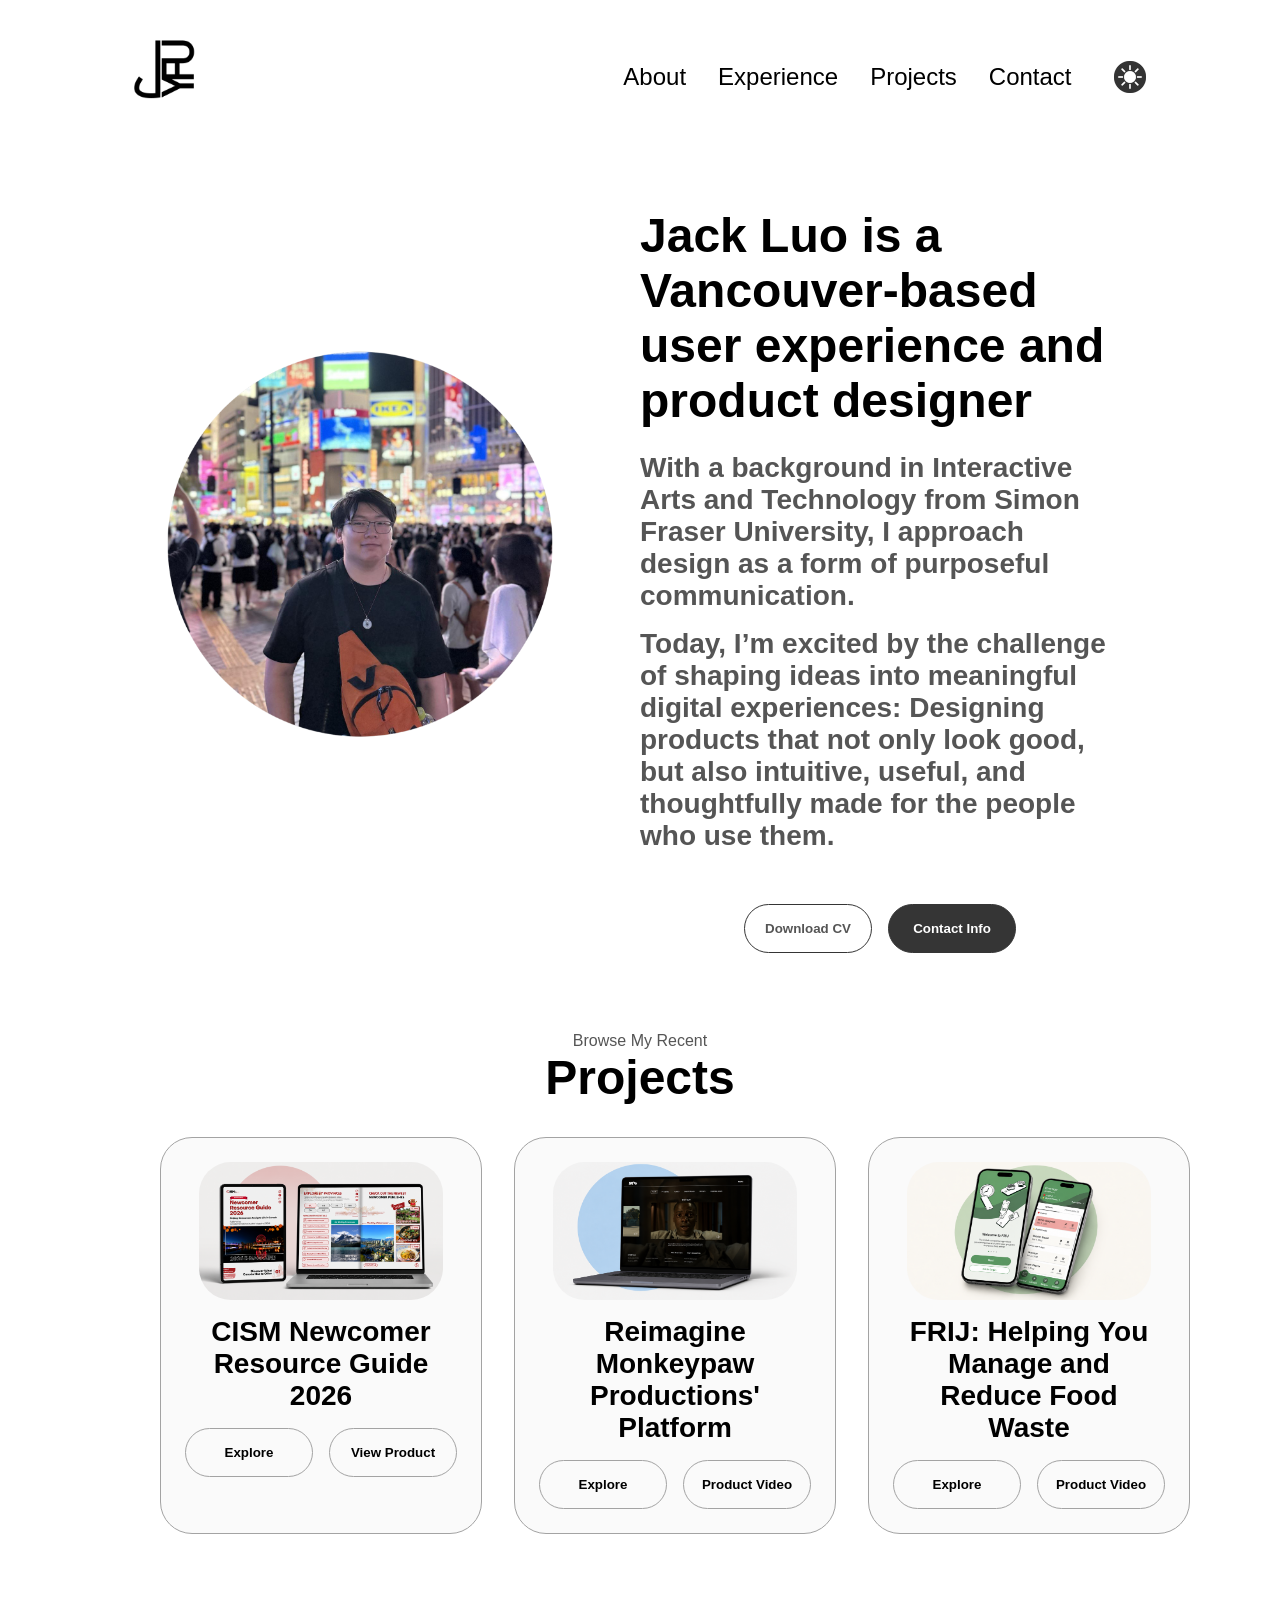
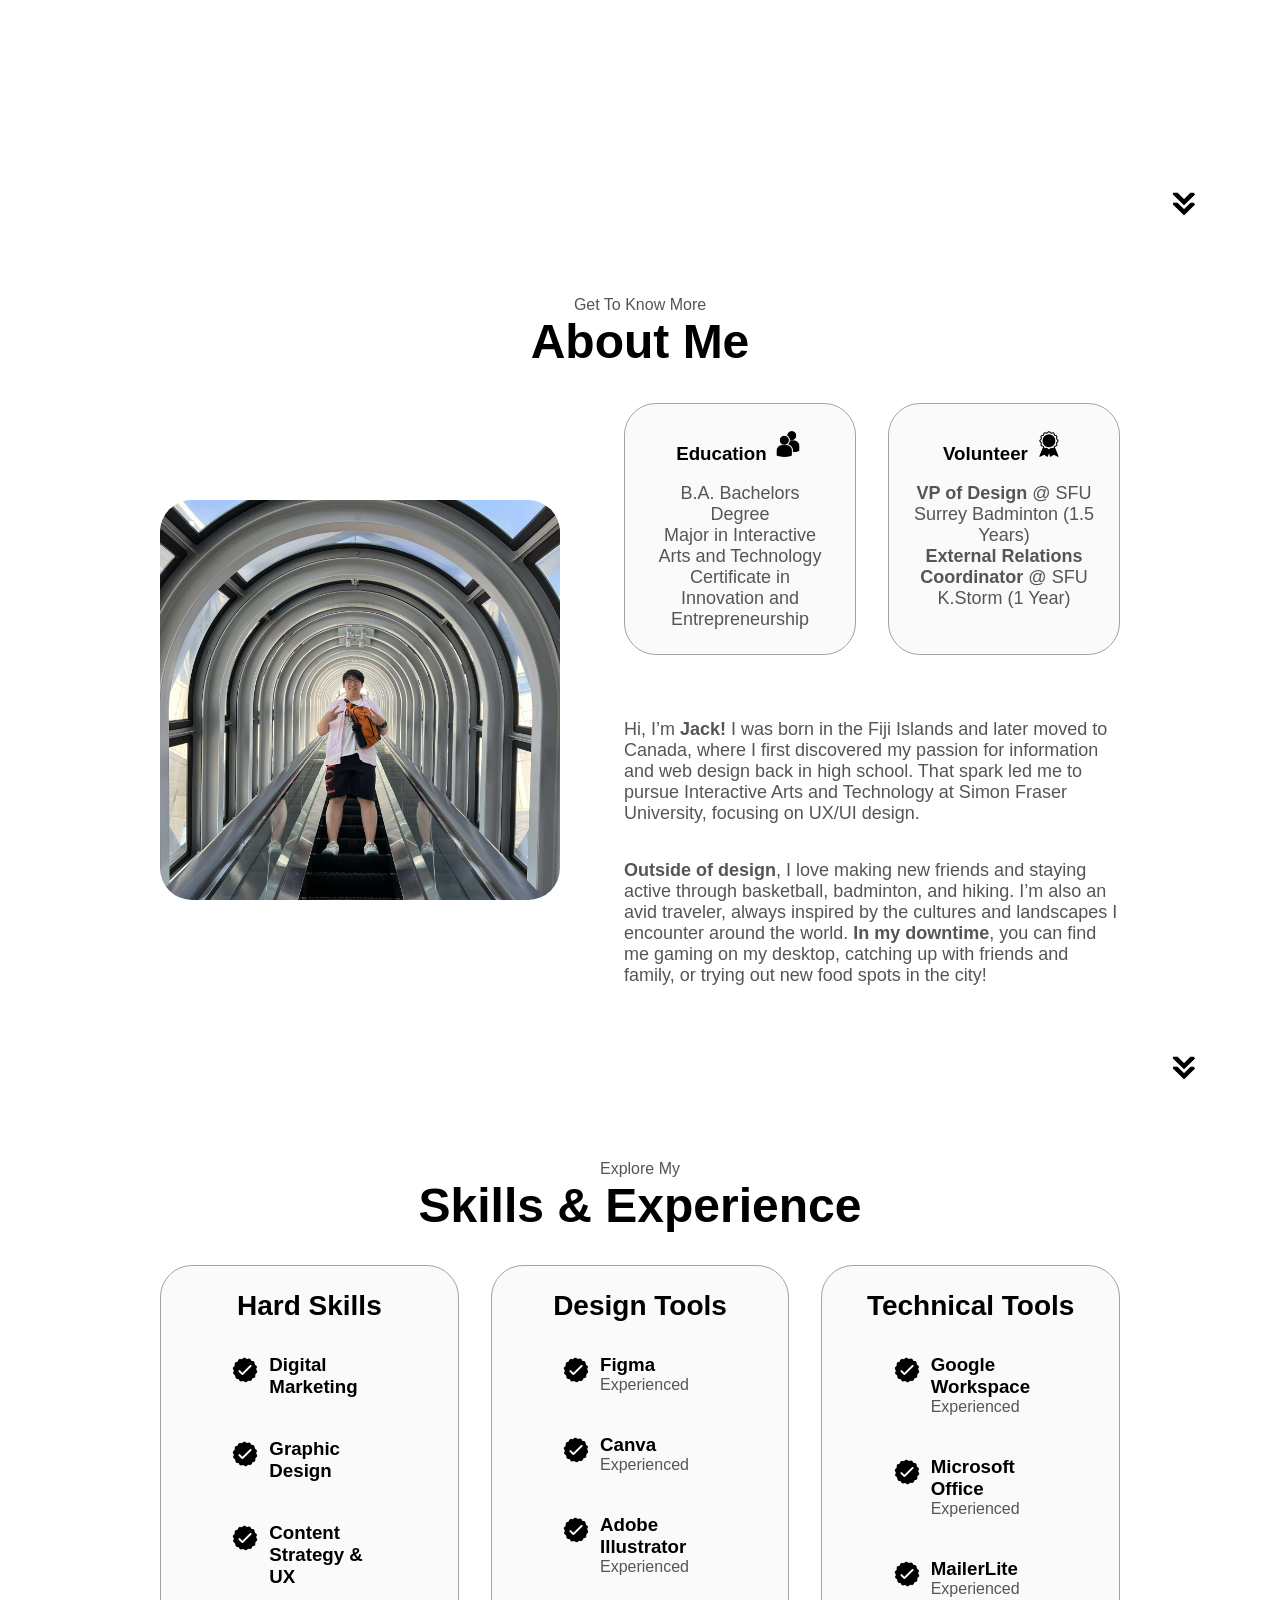
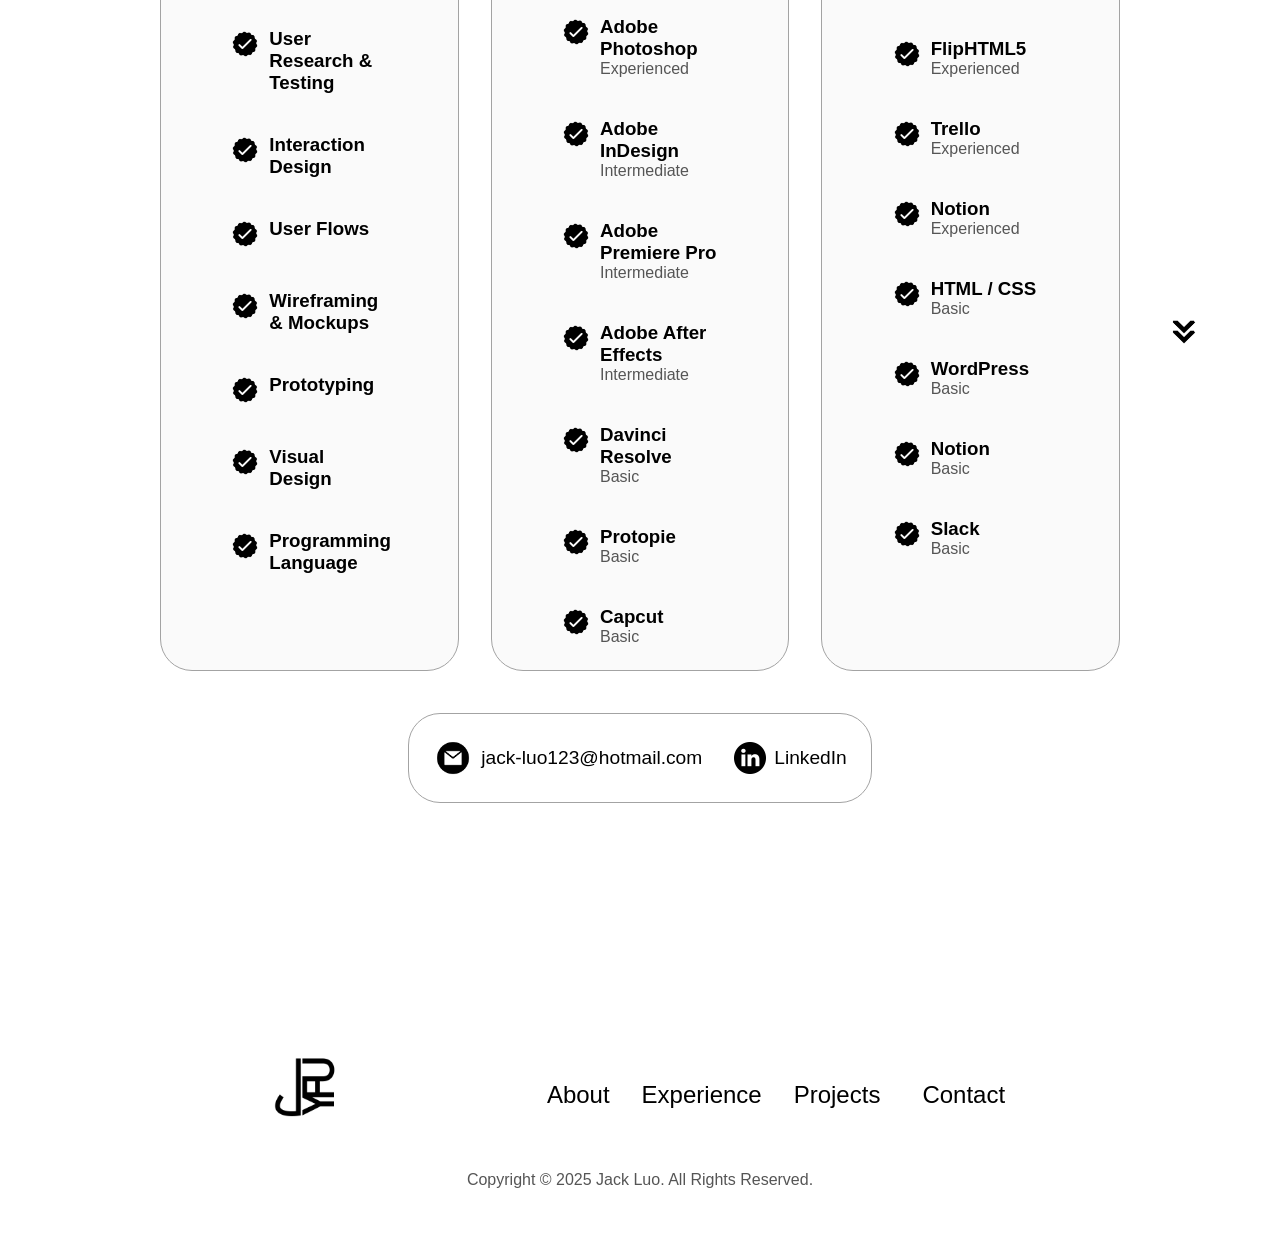
<file: index.html>
<!DOCTYPE html>
<html lang="en">
  <head>
    <meta charset="UTF-8" />
    <meta name="viewport" content="width=device-width, initial-scale=1.0" />
    <title>JackYongFu Luo Portfolio</title>
    <link rel="stylesheet" href="style.css" />
    <!-- This links the html sheet to the style file -->
    <link rel="stylesheet" href="mediaqueries.css" />
    <!-- This links the html sheet to the mediaqueries file -->
  </head>
  <body>
    <nav id="desktop-nav">
      <div class="logo">
        <img
        id="logo_icon"
        class="icon"
        src="./assets/logo_light_png.png"
        src-light="./assets/logo_light_png.png"
        src-dark="./assets/logo_dark_png.png"
        alt="JYFU Logo"
        onclick="location.href='./#desktop-nav'">
      </div>
      <!-- This creates a logo with our name in it -->
      <div>
        <ul class="nav-links">
          <!-- unordered list -->
          <li><a href="#about">About</a></li>
          <!-- A list that allows us to navigate to each section -->
          <li><a href="#experience">Experience</a></li>
          <!-- If you press Shift + Alt + Arrow Key (Down) to duplicate lines -->
          <li><a href="#projects">Projects</a></li>
          <!-- If you press Shift + Alt + A, you can comment highlighted code -->
          <li><a href="#contact">Contact</a></li>
          <li>
            <img 
            id="modeToggle" 
            class="icon color-icon" 
            src="./assets/theme_light.png" 
            src-light="./assets/theme_light.png" 
            src-dark="./assets/theme_dark.png" 
            alt="Colour Theme Icon">
          </li>
          <!-- ^^^ The normal src is default on initial launch, then we want to be able to switch from light and dark, in addition to target our icon, we will use a unique identifier through its own id modeToggle. A class is also used to style it. -->
        </ul>
      </div>
    </nav>
    <nav id="hamburger-nav">
      <div class="logo">
        <img
        id="logo_icon"
        class="icon"
        src="./assets/logo_light_png.png"
        src-light="./assets/logo_light_png.png"
        src-dark="./assets/logo_dark_png.png"
        alt="JYFU Logo"
        onclick="location.href='./#desktop-nav'">
      </div>
      <div class="hamburger-menu">
        <div class="hamburger-icon" onclick="toggleMenu()">
          <!-- The onlick is a function that lets us use javascript to make the hamburger menu interactive when users click -->
          <span></span>
          <!-- The lines of the hamburger menu -->
          <span></span>
          <span></span>
        </div>
        <div class="menu-links">
          <!-- These will be the actual links that are going to be open when we open with this function -->
          <li><a href="#about" onclick="toggleMenu()">About</a></li>
          <!-- The onclick is used here to close the menu whenever we click on the different links as well -->
          <li><a href="#experience" onclick="toggleMenu()">Experience</a></li>
          <li><a href="#projects" onclick="toggleMenu()">Projects</a></li>
          <li><a href="#contact" onclick="toggleMenu()">Contact</a></li>
          <li>
            <!-- id can only be used once -->
            <img 
            id="modeToggle2" 
            class="icon color-icon" 
            src="./assets/theme_light.png" 
            src-light="./assets/theme_light.png" 
            src-dark="./assets/theme_dark.png" 
            alt="Colour Theme Icon">
          </li>
        </div>
      </div>
    </nav>
    <section id="profile">
      <div class="section__pic-container">
        <img src="./assets/profile-pic.png" alt="Jack Luo profile picture"/>
      </div>
      <div class="section__text">
        <!-- <p class="section__text__p1">Hello, I'm</p> -->
        <!-- <h1 class="title">Jack Luo</h1>
        <p class="section__text__p2">UX/UI Designer</p> -->
        <p class="title section_align">Jack Luo is a Vancouver-based user experience and product designer</p>
        <p class="section__text__p2 section_align">With a background in Interactive Arts and Technology from Simon Fraser University, I approach design as a form of purposeful communication.</p>
        <p class="section__text__p2 section_align">Today, I’m excited by the challenge of shaping ideas into meaningful digital experiences: Designing products that not only look good, but also intuitive, useful, and thoughtfully made for the people who use them.</p>
        <br><br>
        <div class="btn-container">
          <button
            class="btn btn-color-2"
            onclick="window.open('./assets/my_resume.pdf')"
          >
            Download CV
          </button>
          <!-- onclick window targets the whole window -->
          <button class="btn btn-color-1" onclick="location.href='./#contact'">
            Contact Info
          </button>
        </div>
      </div>
    </section>
    <section id="projects">
        <p class="section__text__p1">Browse My Recent</p>
        <h1 class="title">Projects</h1>
        <div class="experience-details-container">
          <div class="about-containers">
            <div class="details-container color-container">
              <div class="article-container">
                <img
                  src="./assets/project-1.png"
                  alt="Project 1"
                  class="project-img"
                />
              </div>
              <h2 class="experience-sub-title project-title">CISM Newcomer Resource Guide 2026</h2>
              <div class="btn-container">
                <button
                  class="btn btn-color-2 project-btn"
                  onclick="location.href='project_1.html'"
                >
                  Explore
                </button>
                <button
                  class="btn btn-color-2 project-btn"
                  onclick="location.href='https://mag.mycism.com/newcomer/'"
                >
                  View Product
                </button>
              </div>
            </div>
            <div class="details-container color-container">
              <div class="article-container">
                <img
                  src="./assets/project-2.png"
                  alt="Project 2"
                  class="project-img"
                />
              </div>
              <h2 class="experience-sub-title project-title">Reimagine Monkeypaw Productions' Platform</h2>
              <div class="btn-container">
                <button
                  class="btn btn-color-2 project-btn"
                  onclick="location.href='project_2.html'"
                >
                  Explore
                </button>
                <button
                  class="btn btn-color-2 project-btn"
                  onclick="location.href='project_2.html#monkeypaw-video'"
                >
                  Product Video
                </button>
              </div>
            </div>
            <div class="details-container color-container">
              <div class="article-container">
                <img
                  src="./assets/project-3.png"
                  alt="Project 3"
                  class="project-img"
                />
              </div>
              <h2 class="experience-sub-title project-title">FRIJ: Helping You Manage and Reduce Food Waste</h2>
              <div class="btn-container">
                <button
                  class="btn btn-color-2 project-btn"
                  onclick="location.href='project_3.html'"
                >
                  Explore
                </button>
                <button
                  class="btn btn-color-2 project-btn"
                  onclick="location.href='project_3.html#frij-video'"
                >
                  Product Video
                </button>
              </div>
            </div>
          </div>
        </div>
        <img
          src="./assets/arrow.png"
          src-light="./assets/arrow.png"
          src-dark="./assets/arrow_invert.png"
          alt="Arrow Icon"
          class="icon arrow"
          onclick="location.href='./#about'"
        />
      </section>
    <section id="about">
      <p class="section__text__p1">Get To Know More</p>
      <h1 class="title">About Me</h1>
      <div class="section-container">
        <div class="section__pic-container">
          <img
            src="./assets/about-pic.jpeg"
            alt="Umeda Sky Building"
            class="about-pic"
          />
        </div>
        <div class="about-details-container">
          <div class="about-containers">
            <div class="details-container">
              <!-- The ./ allows us to go into the asset folder -->
              <h3>
                Education
                <img
                src="./assets/education.png"
                src-light="./assets/education.png"
                src-dark="./assets/education_invert.png"
                alt="Education icon"
                class="icon"
              />
              </h3>
              <br>
              <p class="aboutme_text">B.A. Bachelors Degree<br /></p>
              <p class="aboutme_text">Major in Interactive Arts and Technology<br /></p>
              <p class="aboutme_text">Certificate in Innovation and Entrepreneurship</p>
            </div>
            <div class="details-container">
              <!-- The ./ allows us to go into the asset folder -->
              <h3>
                Volunteer
                <img
                src="./assets/experience.png"
                src-light="./assets/experience.png"
                src-dark="./assets/experience_invert.png"
                alt="Experience icon"
                class="icon"
              />
              </h3>
              <br>
              <p class="aboutme_text"><strong>VP of Design</strong> @ SFU Surrey Badminton (1.5 Years)</p>
              <p class="aboutme_text"><strong>External Relations Coordinator</strong> @ SFU K.Storm (1 Year)</p>
              <!-- the br is a break to go to a new line -->
            </div>
          </div>
          <div class="text-container">
            <p class="aboutme_text">
              Hi, I’m <strong>Jack!</strong> I was born in the Fiji Islands and later moved to Canada, where I first discovered my passion for information and web design back in high school. That spark led me to pursue Interactive Arts and Technology at Simon Fraser University, focusing on UX/UI design.
            </p> <br><br>
            <p class="aboutme_text">
              <strong>Outside of design</strong>, I love making new friends and staying active through basketball, badminton, and hiking. I’m also an avid traveler, always inspired by the cultures and landscapes I encounter around the world. <strong>In my downtime</strong>, you can find me gaming on my desktop, catching up with friends and family, or trying out new food spots in the city!
            </p>
          </div>
        </div>
      </div>
      <img
        src="./assets/arrow.png"
        src-light="./assets/arrow.png"
        src-dark="./assets/arrow_invert.png"
        alt="Arrow Icon"
        class="icon arrow"
        onclick="location.href='./#experience'"
      />
      </section>

    <section id="experience">
      <p class="section__text__p1">Explore My</p>
      <h1 class="title">Skills & Experience</h1>
      <div class="experience-details-container">
        <div class="about-containers">
          <div class="details-container">
            <h2 class="experience-sub-title">Hard Skills</h2>
            <div class="article-container">
              <article>
                <img
                  src="./assets/checkmark.png"
                  src-light="./assets/checkmark.png"
                  src-dark="./assets/checkmark_invert.png"
                  alt="Experience icon"
                  class="icon"
                />
                <div>
                  <h3>Digital Marketing</h3>
                </div>
              </article>
              <article>
                <img
                  src="./assets/checkmark.png"
                  src-light="./assets/checkmark.png"
                  src-dark="./assets/checkmark_invert.png"
                  alt="Experience icon"
                  class="icon"
                />
                <div>
                  <h3>Graphic Design</h3>
                </div>
              </article>
              <article>
                <img
                  src="./assets/checkmark.png"
                  src-light="./assets/checkmark.png"
                  src-dark="./assets/checkmark_invert.png"
                  alt="Experience icon"
                  class="icon"
                />
                <div>
                  <h3>Content Strategy & UX</h3>
                </div>
              </article>
              <article>
                <img
                  src="./assets/checkmark.png"
                  src-light="./assets/checkmark.png"
                  src-dark="./assets/checkmark_invert.png"
                  alt="Experience icon"
                  class="icon"
                />
                <div>
                  <h3>User Research & Testing</h3>
                </div>
              </article>
              <article>
                <img
                  src="./assets/checkmark.png"
                  src-light="./assets/checkmark.png"
                  src-dark="./assets/checkmark_invert.png"
                  alt="Experience icon"
                  class="icon"
                />
                <div>
                  <h3>Interaction Design</h3>
                </div>
              </article>
              <article>
                <img
                  src="./assets/checkmark.png"
                  src-light="./assets/checkmark.png"
                  src-dark="./assets/checkmark_invert.png"
                  alt="Experience icon"
                  class="icon"
                />
                <div>
                  <h3>User Flows</h3>
                </div>
              </article>
              <article>
                <img
                  src="./assets/checkmark.png"
                  src-light="./assets/checkmark.png"
                  src-dark="./assets/checkmark_invert.png"
                  alt="Experience icon"
                  class="icon"
                />
                <div>
                  <h3>Wireframing & Mockups</h3>
                </div>
              </article>
              <article>
                <img
                  src="./assets/checkmark.png"
                  src-light="./assets/checkmark.png"
                  src-dark="./assets/checkmark_invert.png"
                  alt="Experience icon"
                  class="icon"
                />
                <div>
                  <h3>Prototyping</h3>
                </div>
              </article>
              <article>
                <img
                  src="./assets/checkmark.png"
                  src-light="./assets/checkmark.png"
                  src-dark="./assets/checkmark_invert.png"
                  alt="Experience icon"
                  class="icon"
                />
                <div>
                  <h3>Visual Design</h3>
                </div>
              </article>
              <article>
                <img
                  src="./assets/checkmark.png"
                  src-light="./assets/checkmark.png"
                  src-dark="./assets/checkmark_invert.png"
                  alt="Experience icon"
                  class="icon"
                />
                <div>
                  <h3>Programming Language</h3>
                </div>
              </article>
            </div>
          </div>
          <div class="details-container">
            <h2 class="experience-sub-title">Design Tools</h2>
            <div class="article-container">
              <article>
                <img
                  src="./assets/checkmark.png"
                  src-light="./assets/checkmark.png"
                  src-dark="./assets/checkmark_invert.png"
                  alt="Experience icon"
                  class="icon"
                />
                <div>
                  <h3>Figma</h3>
                  <p>Experienced</p>
                </div>
              </article>
              <article>
                <img
                  src="./assets/checkmark.png"
                  src-light="./assets/checkmark.png"
                  src-dark="./assets/checkmark_invert.png"
                  alt="Experience icon"
                  class="icon"
                />
                <div>
                  <h3>Canva</h3>
                  <p>Experienced</p>
                </div>
              </article>
              <article>
                <img
                  src="./assets/checkmark.png"
                  src-light="./assets/checkmark.png"
                  src-dark="./assets/checkmark_invert.png"
                  alt="Experience icon"
                  class="icon"
                />
                <div>
                  <h3>Adobe Illustrator</h3>
                  <p>Experienced</p>
                </div>
              </article>
              <article>
                <img
                  src="./assets/checkmark.png"
                  src-light="./assets/checkmark.png"
                  src-dark="./assets/checkmark_invert.png"
                  alt="Experience icon"
                  class="icon"
                />
                <div>
                  <h3>Adobe Photoshop</h3>
                  <p>Experienced</p>
                </div>
              </article>
              <article>
                <img
                  src="./assets/checkmark.png"
                  src-light="./assets/checkmark.png"
                  src-dark="./assets/checkmark_invert.png"
                  alt="Experience icon"
                  class="icon"
                />
                <div>
                  <h3>Adobe InDesign</h3>
                  <p>Intermediate</p>
                </div>
              </article>
              <article>
                <img
                  src="./assets/checkmark.png"
                  src-light="./assets/checkmark.png"
                  src-dark="./assets/checkmark_invert.png"
                  alt="Experience icon"
                  class="icon"
                />
                <div>
                  <h3>Adobe Premiere Pro</h3>
                  <p>Intermediate</p>
                </div>
              </article>
              <article>
                <img
                  src="./assets/checkmark.png"
                  src-light="./assets/checkmark.png"
                  src-dark="./assets/checkmark_invert.png"
                  alt="Experience icon"
                  class="icon"
                />
                <div>
                  <h3>Adobe After Effects</h3>
                  <p>Intermediate</p>
                </div>
              </article>
              <article>
                <img
                  src="./assets/checkmark.png"
                  src-light="./assets/checkmark.png"
                  src-dark="./assets/checkmark_invert.png"
                  alt="Experience icon"
                  class="icon"
                />
                <div>
                  <h3>Davinci Resolve</h3>
                  <p>Basic</p>
                </div>
              </article>
              <article>
                <img
                  src="./assets/checkmark.png"
                  src-light="./assets/checkmark.png"
                  src-dark="./assets/checkmark_invert.png"
                  alt="Experience icon"
                  class="icon"
                />
                <div>
                  <h3>Protopie</h3>
                  <p>Basic</p>
                </div>
              </article>
              <article>
                <img
                  src="./assets/checkmark.png"
                  src-light="./assets/checkmark.png"
                  src-dark="./assets/checkmark_invert.png"
                  alt="Experience icon"
                  class="icon"
                />
                <div>
                  <h3>Capcut</h3>
                  <p>Basic</p>
                </div>
              </article>
            </div>
          </div>
          <div class="details-container">
            <h2 class="experience-sub-title">Technical Tools</h2>
            <div class="article-container">
              <article>
                <img
                  src="./assets/checkmark.png"
                  src-light="./assets/checkmark.png"
                  src-dark="./assets/checkmark_invert.png"
                  alt="Experience icon"
                  class="icon"
                />
                <div>
                  <h3>Google Workspace</h3>
                  <p>Experienced</p>
                </div>
              </article>
              <article>
                <img
                  src="./assets/checkmark.png"
                  src-light="./assets/checkmark.png"
                  src-dark="./assets/checkmark_invert.png"
                  alt="Experience icon"
                  class="icon"
                />
                <div>
                  <h3>Microsoft Office</h3>
                  <p>Experienced</p>
                </div>
              </article>
              <article>
                <img
                  src="./assets/checkmark.png"
                  src-light="./assets/checkmark.png"
                  src-dark="./assets/checkmark_invert.png"
                  alt="Experience icon"
                  class="icon"
                />
                <div>
                  <h3>MailerLite</h3>
                  <p>Experienced</p>
                </div>
              </article>
              <article>
                <img
                  src="./assets/checkmark.png"
                  src-light="./assets/checkmark.png"
                  src-dark="./assets/checkmark_invert.png"
                  alt="Experience icon"
                  class="icon"
                />
                <div>
                  <h3>FlipHTML5</h3>
                  <p>Experienced</p>
                </div>
              </article>
              <article>
                <img
                  src="./assets/checkmark.png"
                  src-light="./assets/checkmark.png"
                  src-dark="./assets/checkmark_invert.png"
                  alt="Experience icon"
                  class="icon"
                />
                <div>
                  <h3>Trello</h3>
                  <p>Experienced</p>
                </div>
              </article>
              <article>
                <img
                  src="./assets/checkmark.png"
                  src-light="./assets/checkmark.png"
                  src-dark="./assets/checkmark_invert.png"
                  alt="Experience icon"
                  class="icon"
                />
                <div>
                  <h3>Notion</h3>
                  <p>Experienced</p>
                </div>
              </article>
              <article>
                <img
                  src="./assets/checkmark.png"
                  src-light="./assets/checkmark.png"
                  src-dark="./assets/checkmark_invert.png"
                  alt="Experience icon"
                  class="icon"
                />
                <div>
                  <h3>HTML / CSS</h3>
                  <p>Basic</p>
                </div>
              </article>
              <article>
                <img
                  src="./assets/checkmark.png"
                  src-light="./assets/checkmark.png"
                  src-dark="./assets/checkmark_invert.png"
                  alt="Experience icon"
                  class="icon"
                />
                <div>
                  <h3>WordPress</h3>
                  <p>Basic</p>
                </div>
              </article>
              <article>
                <img
                  src="./assets/checkmark.png"
                  src-light="./assets/checkmark.png"
                  src-dark="./assets/checkmark_invert.png"
                  alt="Experience icon"
                  class="icon"
                />
                <div>
                  <h3>Notion</h3>
                  <p>Basic</p>
                </div>
              </article>
              <article>
                <img
                  src="./assets/checkmark.png"
                  src-light="./assets/checkmark.png"
                  src-dark="./assets/checkmark_invert.png"
                  alt="Experience icon"
                  class="icon"
                />
                <div>
                  <h3>Slack</h3>
                  <p>Basic</p>
                </div>
              </article>
            </div>
          </div>
        </div>
      </div>
      <img
        src="./assets/arrow.png"
        src-light="./assets/arrow.png"
        src-dark="./assets/arrow_invert.png"
        alt="Arrow Icon"
        class="icon arrow"
        onclick="location.href='./#contact'"
      />
    </section>
  
    <section id="contact">
      <p class="section__text__p1">Get in Touch</p>
      <h1 class="title">Contact Me</h1>
      <div class="contact-info-upper-container">
        <div class="contact-info-container">
          <img
            src="./assets/email.png"
            src-light="./assets/email.png"
            src-dark="./assets/email_invert.png"
            alt="email icon"
            class="icon contact-icon email-icon"
          />
          <p>
            <a href="mailto:jack-luo123@hotmail.com">jack-luo123@hotmail.com</a>
          </p>
          <!-- The mailto:exampleemail@gmail.com is an in-built feature in html that opens up the user's email -->
        </div>
        <div class="contact-info-container">
          <img
            src="./assets/linkedin.png"
            src-light="./assets/linkedin.png"
            src-dark="./assets/linkedin_invert.png"
            alt="My LinkedIn profile"
            class="icon linkedin-icon"
            onclick="location.href='https://www.linkedin.com/in/jack-yong-fu-luo/'"
          />
          <p>
            <a href="https://www.linkedin.com/in/jack-luo-24568423a/">LinkedIn</a>
          </p>
      </div>
    </section>
    <footer>
      <nav>
        <div class="nav-links-container">
          <ul class="nav-links">
            <div class="logo">
              <img
              id="logo_icon"
              class="icon"
              src="./assets/logo_light_png.png"
              src-light="./assets/logo_light_png.png"
              src-dark="./assets/logo_dark_png.png"
              alt="JYFU Logo"
              onclick="location.href='./#desktop-nav'">
            </div>
          <li><a href="#about">About</a></li>
          <li><a href="#experience">Experience</a></li>
          <li><a href="#projects">Projects</a></li>
          <li><a href="#contact">Contact</a></li>
          </ul>
        </div>
      </nav>
      <p>Copyright &#169; 2025 Jack Luo. All Rights Reserved.</p>
    </footer>
    <script src="script.js"></script>
    <!-- This links the html sheet to the script file -->
  </body>
</html>
</file>
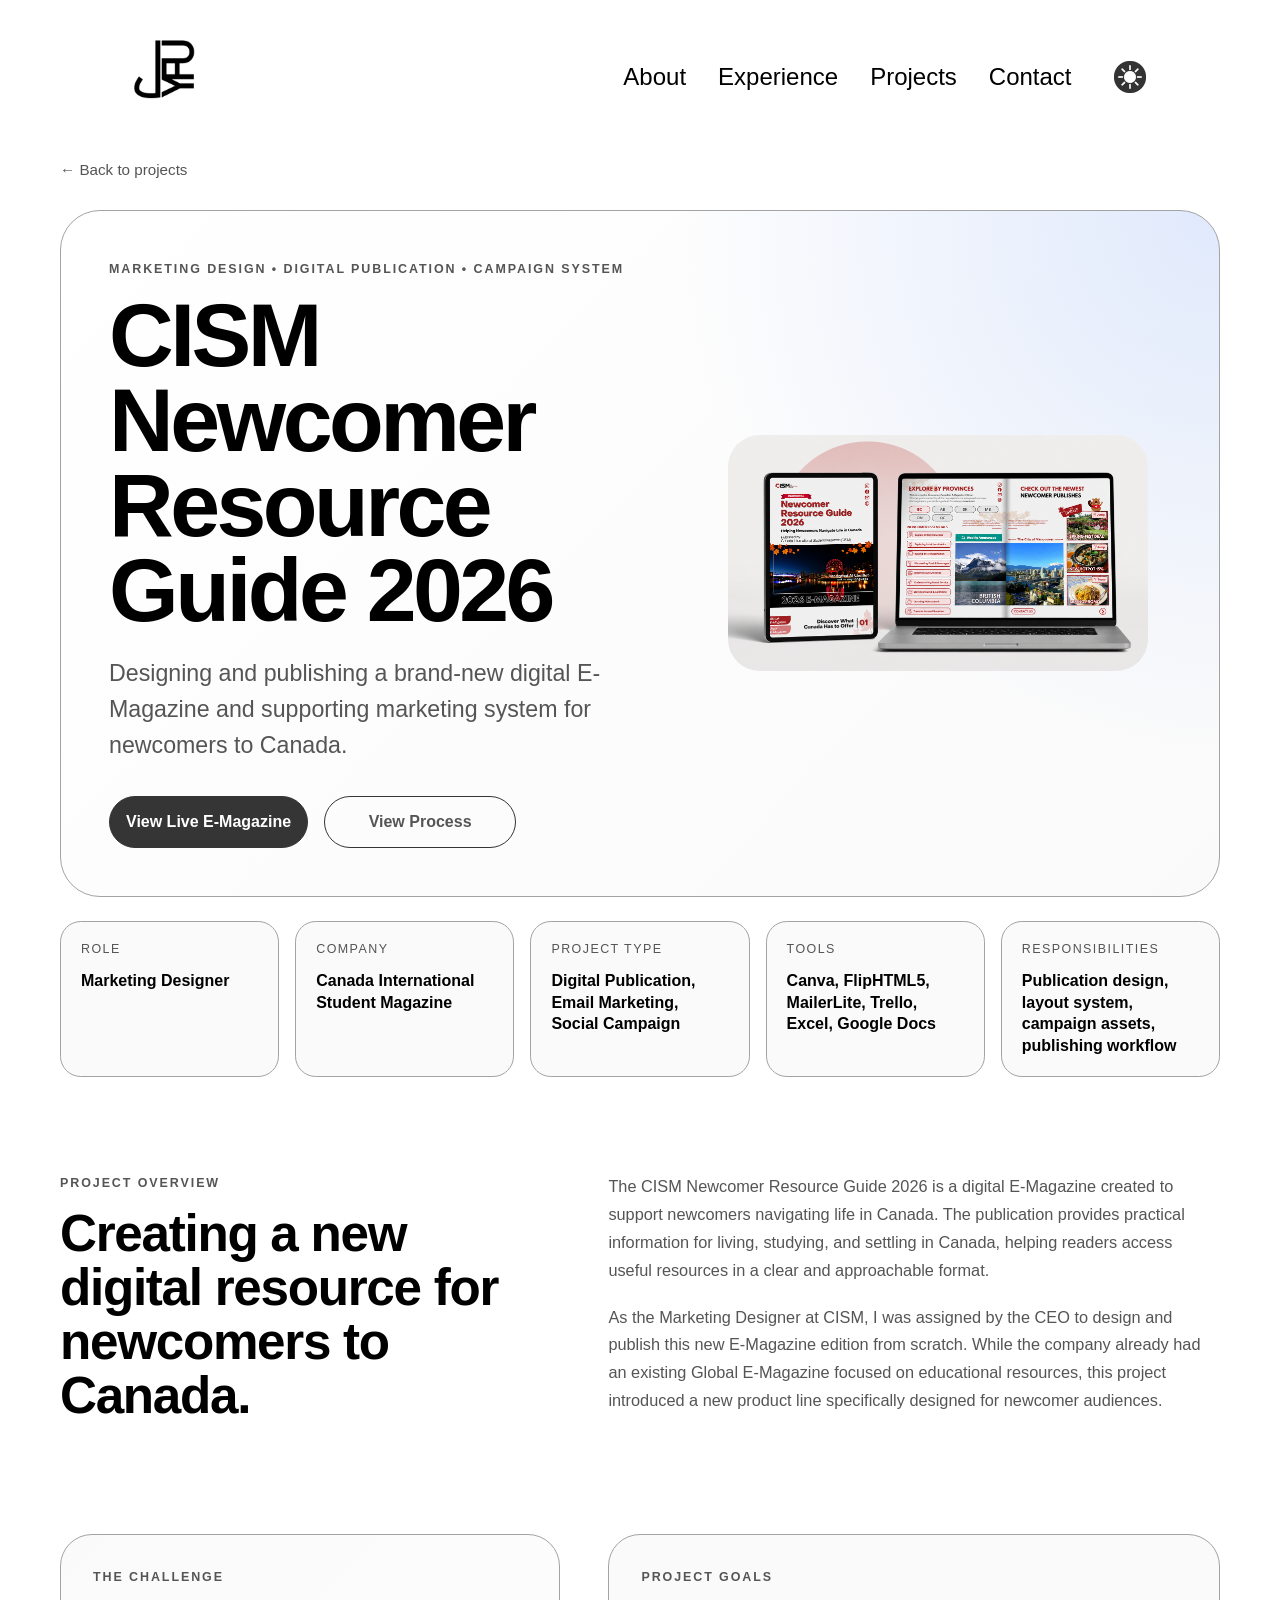
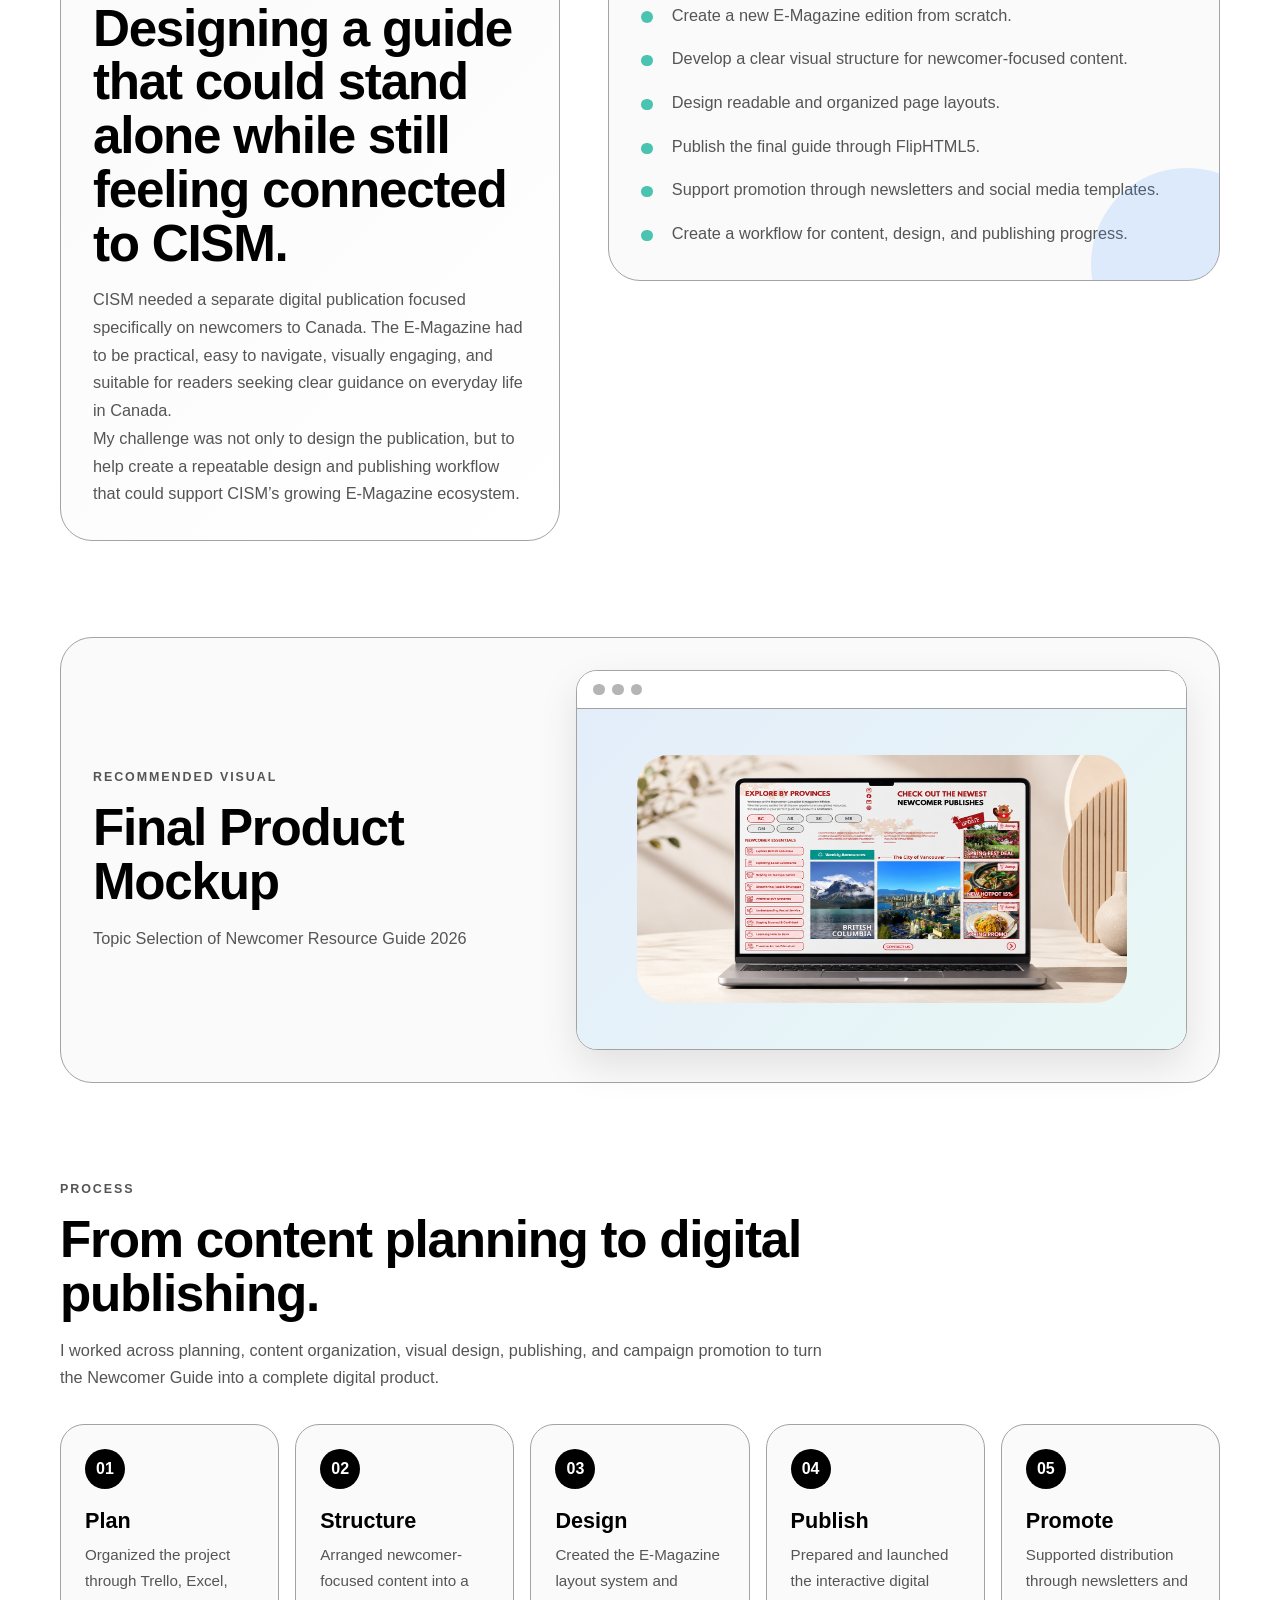
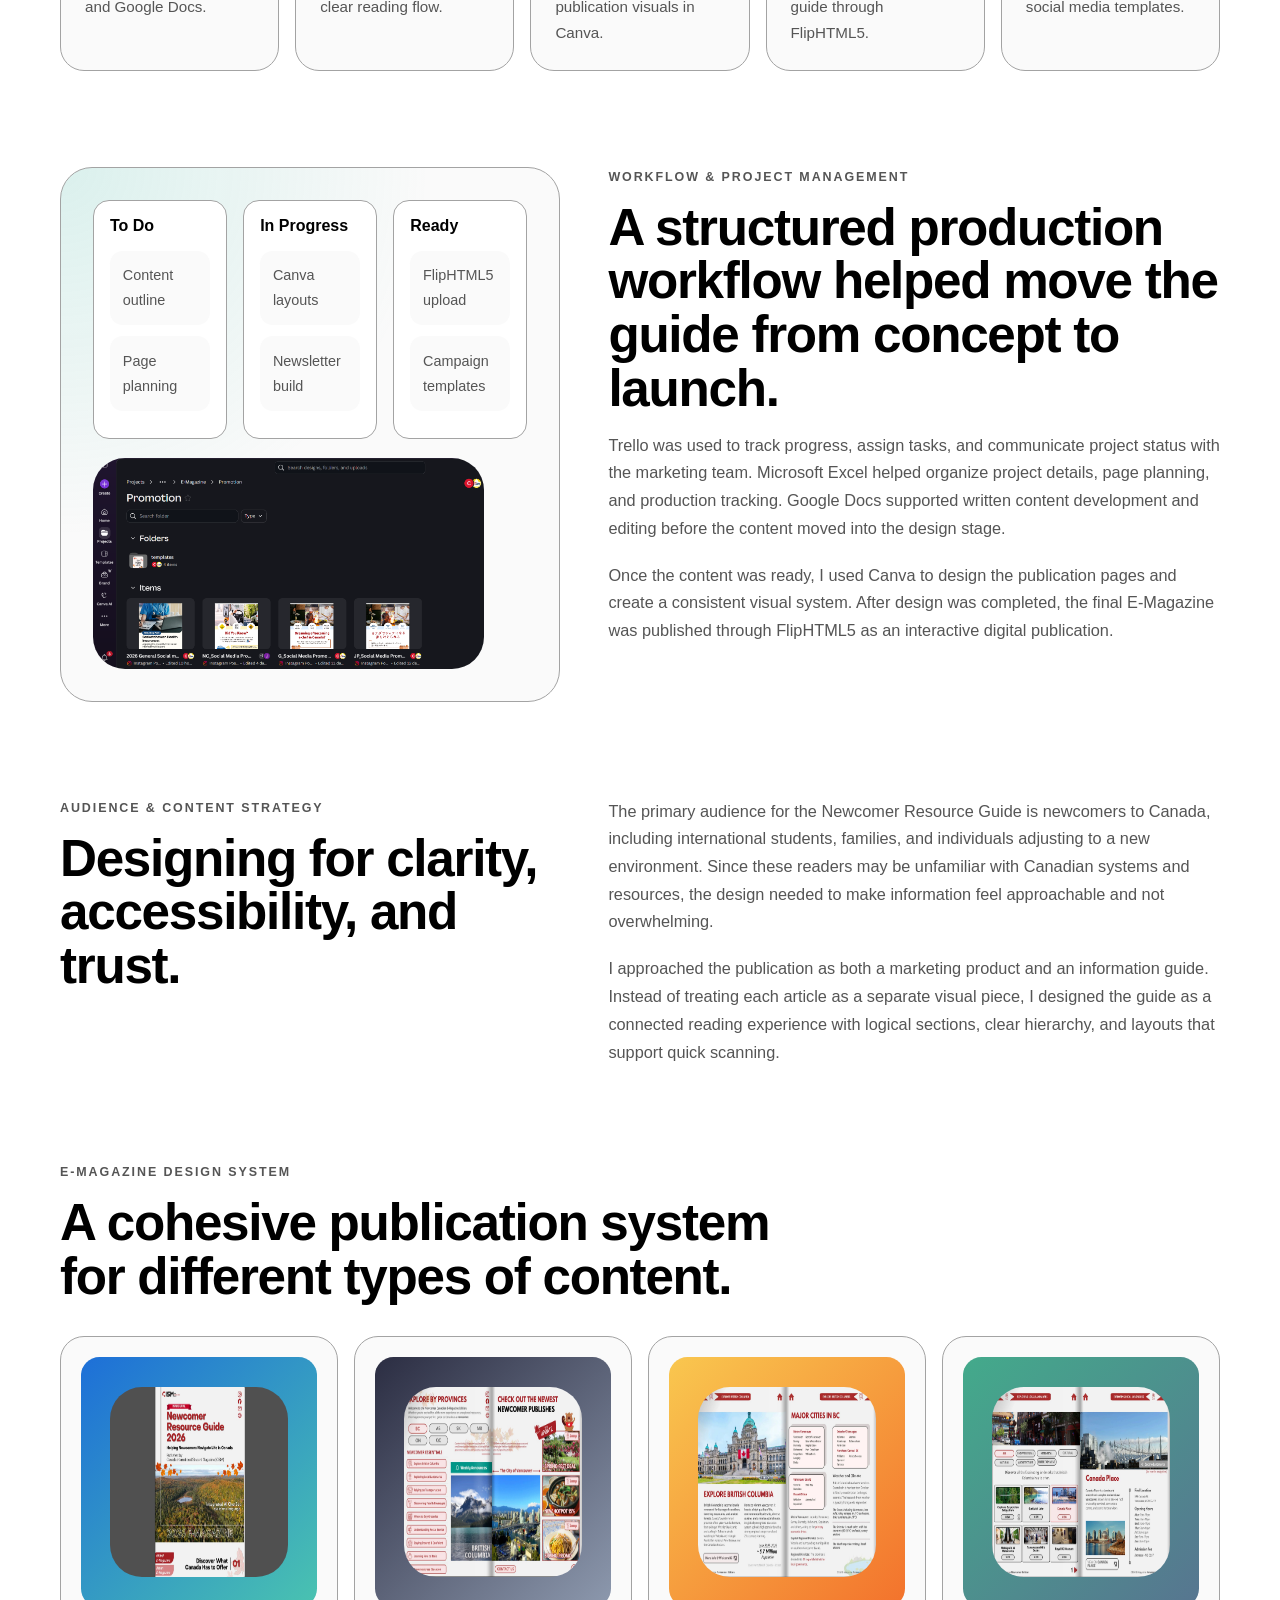
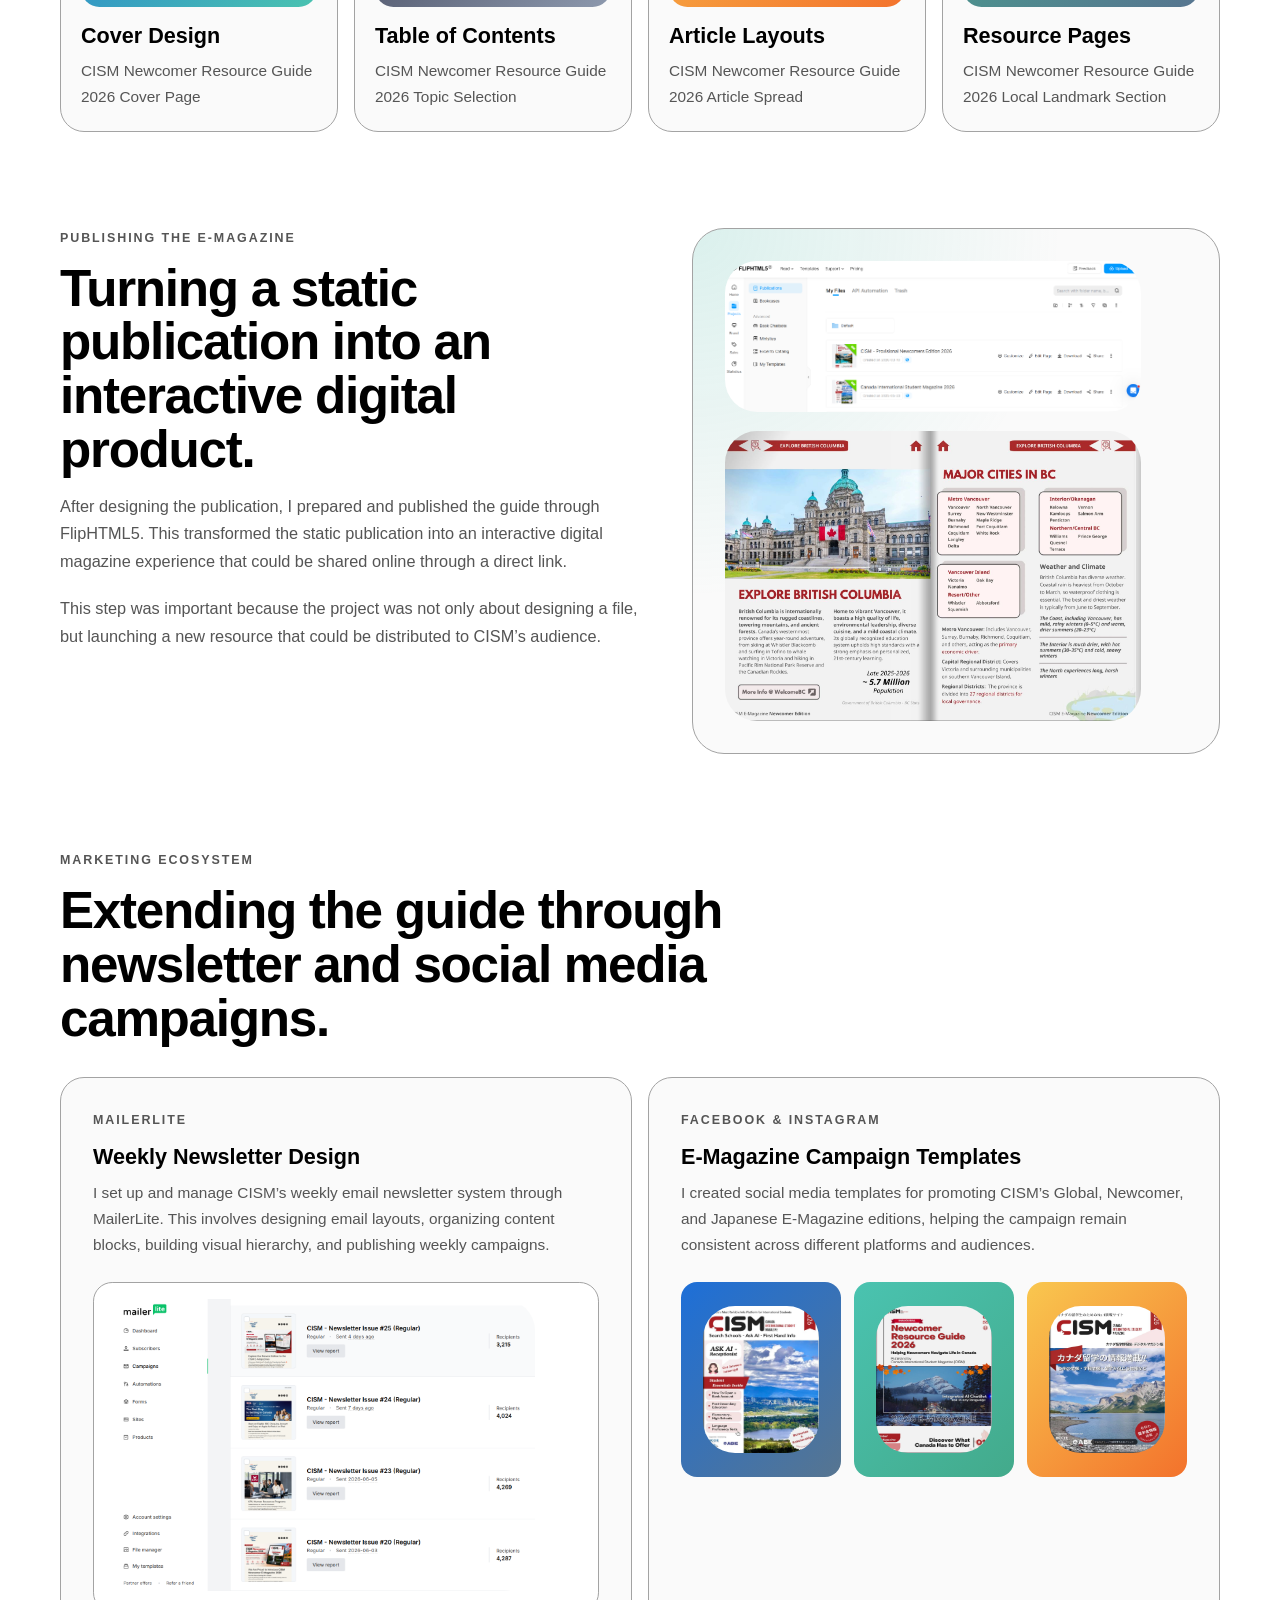
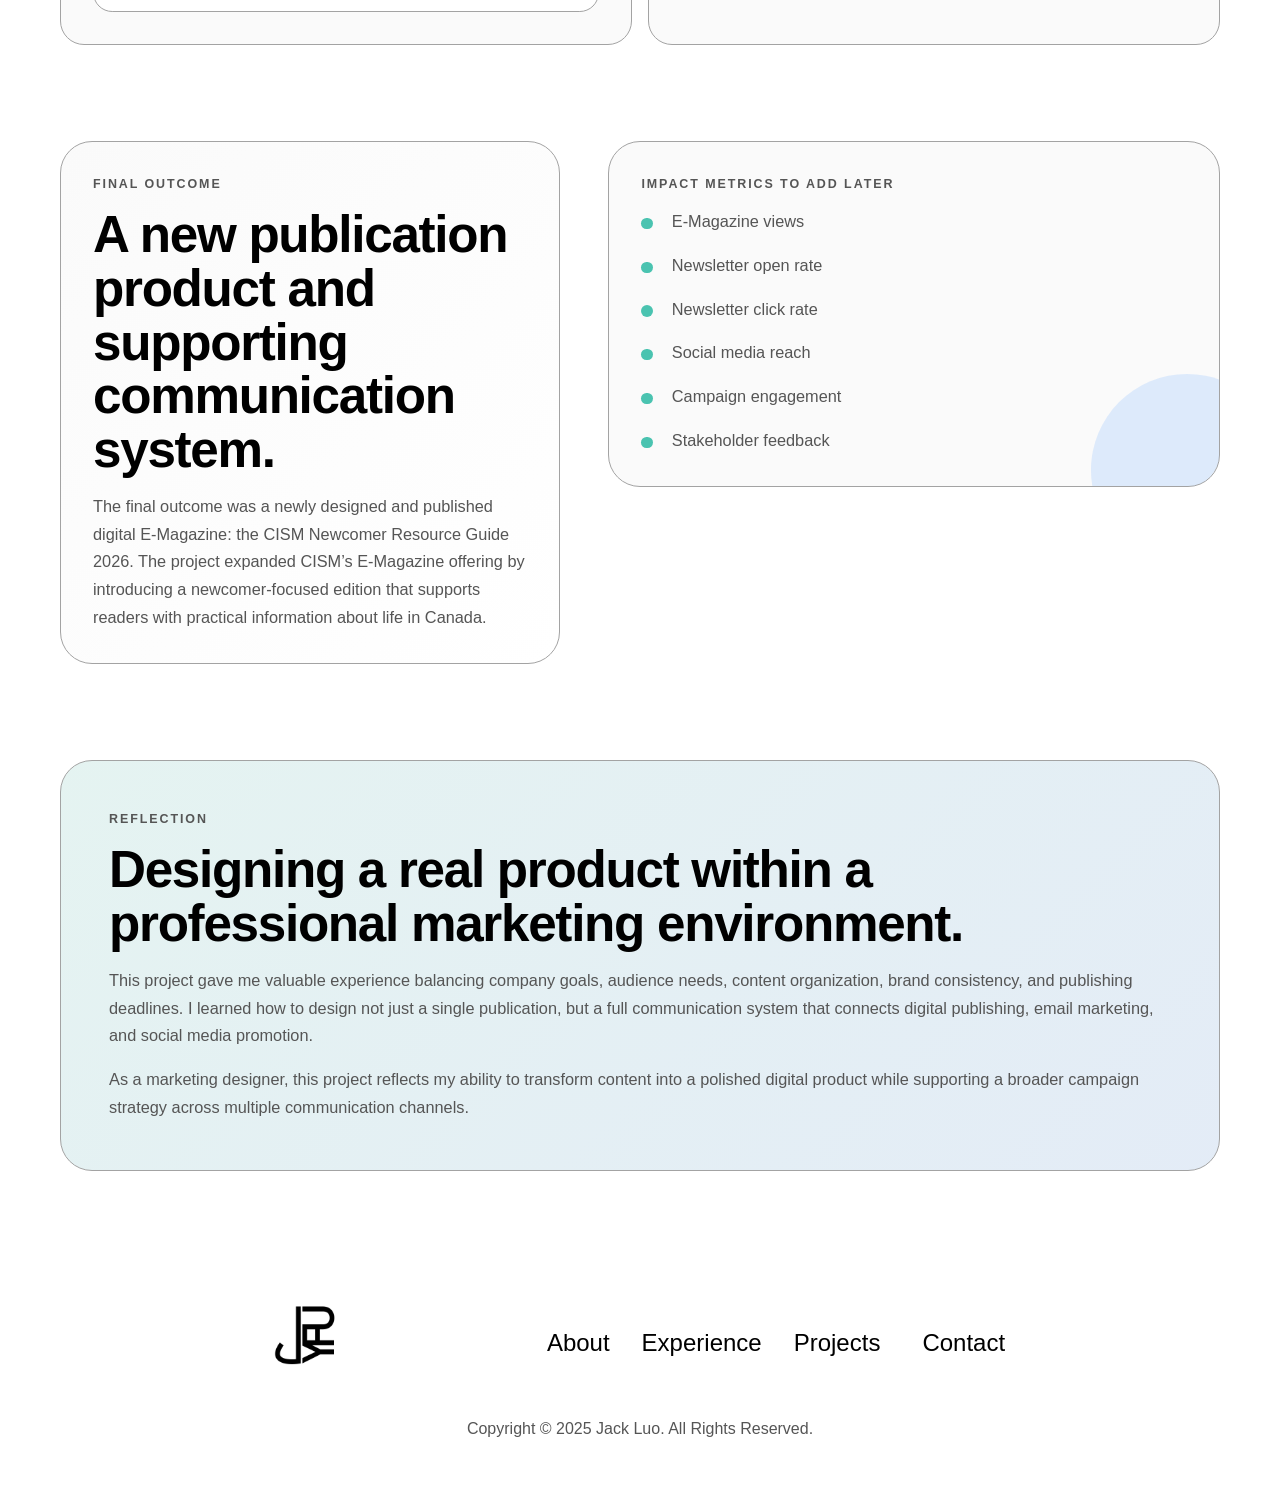
<file: project_1.html>
<!doctype html>
<html lang="en">
  <head>
    <meta charset="UTF-8" />
    <meta name="viewport" content="width=device-width, initial-scale=1.0" />
    <title>JackYongFu Luo Portfolio</title>
    <link rel="stylesheet" href="style.css" />
    <!-- This links the html sheet to the style file -->
    <link rel="stylesheet" href="mediaqueries.css" />
    <!-- This links the html sheet to the mediaqueries file -->
  </head>
  <body>
    <nav id="desktop-nav">
      <div class="logo">
        <img
          id="logo_icon"
          class="icon"
          src="./assets/logo_light_png.png"
          src-light="./assets/logo_light_png.png"
          src-dark="./assets/logo_dark_png.png"
          alt="JYFU Logo"
          onclick="location.href = './#desktop-nav'"
        />
      </div>
      <!-- This creates a logo with our name in it -->
      <div>
        <ul class="nav-links">
          <!-- unordered list -->
          <li><a href="index.html#about">About</a></li>
          <!-- A list that allows us to navigate to each section -->
          <li><a href="index.html#experience">Experience</a></li>
          <!-- If you press Shift + Alt + Arrow Key (Down) to duplicate lines -->
          <li><a href="index.html#projects">Projects</a></li>
          <!-- If you press Shift + Alt + A, you can comment highlighted code -->
          <li><a href="index.html#contact">Contact</a></li>
          <li>
            <img
              id="modeToggle"
              class="icon color-icon"
              src="./assets/theme_light.png"
              src-light="./assets/theme_light.png"
              src-dark="./assets/theme_dark.png"
              alt="Colour Theme Icon"
            />
          </li>
          <!-- ^^^ The normal src is default on initial launch, then we want to be able to switch from light and dark, in addition to target our icon, we will use a unique identifier through its own id modeToggle. A class is also used to style it. -->
        </ul>
      </div>
    </nav>
    <nav id="hamburger-nav">
      <div class="logo">
        <img
          id="logo_icon"
          class="icon"
          src="./assets/logo_light_png.png"
          src-light="./assets/logo_light_png.png"
          src-dark="./assets/logo_dark_png.png"
          alt="JYFU Logo"
          onclick="location.href = './#desktop-nav'"
        />
      </div>
      <div class="hamburger-menu">
        <div class="hamburger-icon" onclick="toggleMenu()">
          <!-- The onlick is a function that lets us use javascript to make the hamburger menu interactive when users click -->
          <span></span>
          <!-- The lines of the hamburger menu -->
          <span></span>
          <span></span>
        </div>
        <div class="menu-links">
          <!-- These will be the actual links that are going to be open when we open with this function -->
          <li><a href="index.html#about" onclick="toggleMenu()">About</a></li>
          <!-- The onclick is used here to close the menu whenever we click on the different links as well -->
          <li>
            <a href="index.html#experience" onclick="toggleMenu()"
              >Experience</a
            >
          </li>
          <li>
            <a href="index.html#projects" onclick="toggleMenu()">Projects</a>
          </li>
          <li>
            <a href="index.html#contact" onclick="toggleMenu()">Contact</a>
          </li>
          <li>
            <!-- id can only be used once -->
            <img
              id="modeToggle2"
              class="icon color-icon"
              src="./assets/theme_light.png"
              src-light="./assets/theme_light.png"
              src-dark="./assets/theme_dark.png"
              alt="Colour Theme Icon"
            />
          </li>
        </div>
      </div>
    </nav>
    <section id="cism-project-page" class="cism-case-study">
      <div class="cism-container">
        <a class="cism-back-link" href="index.html#projects"
          >&#8592; Back to projects</a
        >
      </div>

      <div class="cism-container cism-hero">
        <div class="cism-hero-copy">
          <p class="cism-eyebrow">
            Marketing Design • Digital Publication • Campaign System
          </p>
          <h1>CISM Newcomer Resource Guide 2026</h1>
          <p class="cism-hero-description">
            Designing and publishing a brand-new digital E-Magazine and
            supporting marketing system for newcomers to Canada.
          </p>
          <div class="cism-cta-row">
            <a
              class="btn btn-color-1 cism-btn"
              href="https://mag.mycism.com/newcomer/"
              target="_blank"
              rel="noopener noreferrer"
              >View Live E-Magazine</a
            >
            <a class="btn btn-color-2 cism-btn" href="#cism-process"
              >View Process</a
            >
          </div>
        </div>

        <div
          class="cism-hero-visual"
          aria-label="Hero image placeholder for the CISM Newcomer Resource Guide"
        >
          <img
            src="./assets/project-1.png"
            alt="Project 1"
            class="project-img"
          />
        </div>
      </div>

      <div class="cism-container">
        <div class="cism-project-snapshot" aria-label="Project snapshot">
          <div>
            <span>Role</span>
            <strong>Marketing Designer</strong>
          </div>
          <div>
            <span>Company</span>
            <strong>Canada International Student Magazine</strong>
          </div>
          <div>
            <span>Project Type</span>
            <strong
              >Digital Publication, Email Marketing, Social Campaign</strong
            >
          </div>
          <div>
            <span>Tools</span>
            <strong
              >Canva, FlipHTML5, MailerLite, Trello, Excel, Google Docs</strong
            >
          </div>
          <div>
            <span>Responsibilities</span>
            <strong
              >Publication design, layout system, campaign assets, publishing
              workflow</strong
            >
          </div>
        </div>
      </div>

      <div class="cism-container cism-section cism-intro-grid">
        <div>
          <p class="cism-section-label">Project Overview</p>
          <h2>Creating a new digital resource for newcomers to Canada.</h2>
        </div>
        <div class="cism-rich-text">
          <p>
            The CISM Newcomer Resource Guide 2026 is a digital E-Magazine
            created to support newcomers navigating life in Canada. The
            publication provides practical information for living, studying, and
            settling in Canada, helping readers access useful resources in a
            clear and approachable format.
          </p>
          <p>
            As the Marketing Designer at CISM, I was assigned by the CEO to
            design and publish this new E-Magazine edition from scratch. While
            the company already had an existing Global E-Magazine focused on
            educational resources, this project introduced a new product line
            specifically designed for newcomer audiences.
          </p>
        </div>
      </div>

      <div class="cism-container cism-section cism-two-column">
        <div class="cism-card cism-text-card">
          <p class="cism-section-label">The Challenge</p>
          <h2>
            Designing a guide that could stand alone while still feeling
            connected to CISM.
          </h2>
          <p>
            CISM needed a separate digital publication focused specifically on
            newcomers to Canada. The E-Magazine had to be practical, easy to
            navigate, visually engaging, and suitable for readers seeking clear
            guidance on everyday life in Canada.
          </p>
          <p>
            My challenge was not only to design the publication, but to help
            create a repeatable design and publishing workflow that could
            support CISM’s growing E-Magazine ecosystem.
          </p>
        </div>
        <div class="cism-card cism-goals-card">
          <p class="cism-section-label">Project Goals</p>
          <ul class="cism-check-list">
            <li>Create a new E-Magazine edition from scratch.</li>
            <li>
              Develop a clear visual structure for newcomer-focused content.
            </li>
            <li>Design readable and organized page layouts.</li>
            <li>Publish the final guide through FlipHTML5.</li>
            <li>
              Support promotion through newsletters and social media templates.
            </li>
            <li>
              Create a workflow for content, design, and publishing progress.
            </li>
          </ul>
        </div>
      </div>

      <div class="cism-container cism-section cism-media-banner">
        <div class="cism-media-copy">
          <p class="cism-section-label">Recommended Visual</p>
          <h2>Final Product Mockup</h2>
          <p>Topic Selection of Newcomer Resource Guide 2026</p>
        </div>
        <div class="cism-browser-placeholder">
          <div class="cism-browser-top">
            <span></span><span></span><span></span>
          </div>
          <div class="cism-browser-content">
            <img
              src="./assets/CISM_product_mockup.png"
              alt="Project 1"
              class="project-img"
            />
          </div>
        </div>
      </div>

      <div id="cism-process" class="cism-container cism-section">
        <div class="cism-section-heading">
          <p class="cism-section-label">Process</p>
          <h2>From content planning to digital publishing.</h2>
          <p>
            I worked across planning, content organization, visual design,
            publishing, and campaign promotion to turn the Newcomer Guide into a
            complete digital product.
          </p>
        </div>
        <div class="cism-process-steps">
          <div>
            <span>01</span>
            <h3>Plan</h3>
            <p>Organized the project through Trello, Excel, and Google Docs.</p>
          </div>
          <div>
            <span>02</span>
            <h3>Structure</h3>
            <p>Arranged newcomer-focused content into a clear reading flow.</p>
          </div>
          <div>
            <span>03</span>
            <h3>Design</h3>
            <p>
              Created the E-Magazine layout system and publication visuals in
              Canva.
            </p>
          </div>
          <div>
            <span>04</span>
            <h3>Publish</h3>
            <p>
              Prepared and launched the interactive digital guide through
              FlipHTML5.
            </p>
          </div>
          <div>
            <span>05</span>
            <h3>Promote</h3>
            <p>
              Supported distribution through newsletters and social media
              templates.
            </p>
          </div>
        </div>
      </div>

      <div class="cism-container cism-section cism-split-showcase">
        <div class="cism-showcase-visual cism-workflow-placeholder">
          <div class="cism-mini-board">
            <div>
              <span>To Do</span>
              <p>Content outline</p>
              <p>Page planning</p>
            </div>
            <div>
              <span>In Progress</span>
              <p>Canva layouts</p>
              <p>Newsletter build</p>
            </div>
            <div>
              <span>Ready</span>
              <p>FlipHTML5 upload</p>
              <p>Campaign templates</p>
            </div>
          </div>
          <img
            src="./assets/canva_design.png"
            alt="Project 1"
            class="project-img"
          />
        </div>
        <div class="cism-rich-text">
          <p class="cism-section-label">Workflow & Project Management</p>
          <h2>
            A structured production workflow helped move the guide from concept
            to launch.
          </h2>
          <p>
            Trello was used to track progress, assign tasks, and communicate
            project status with the marketing team. Microsoft Excel helped
            organize project details, page planning, and production tracking.
            Google Docs supported written content development and editing before
            the content moved into the design stage.
          </p>
          <p>
            Once the content was ready, I used Canva to design the publication
            pages and create a consistent visual system. After design was
            completed, the final E-Magazine was published through FlipHTML5 as
            an interactive digital publication.
          </p>
        </div>
      </div>

      <div class="cism-container cism-section cism-intro-grid">
        <div>
          <p class="cism-section-label">Audience & Content Strategy</p>
          <h2>Designing for clarity, accessibility, and trust.</h2>
        </div>
        <div class="cism-rich-text">
          <p>
            The primary audience for the Newcomer Resource Guide is newcomers to
            Canada, including international students, families, and individuals
            adjusting to a new environment. Since these readers may be
            unfamiliar with Canadian systems and resources, the design needed to
            make information feel approachable and not overwhelming.
          </p>
          <p>
            I approached the publication as both a marketing product and an
            information guide. Instead of treating each article as a separate
            visual piece, I designed the guide as a connected reading experience
            with logical sections, clear hierarchy, and layouts that support
            quick scanning.
          </p>
        </div>
      </div>

      <div class="cism-container cism-section">
        <div class="cism-section-heading">
          <p class="cism-section-label">E-Magazine Design System</p>
          <h2>A cohesive publication system for different types of content.</h2>
        </div>
        <div class="cism-design-grid">
          <div class="cism-design-card">
            <div class="cism-page-thumb cism-cover-thumb">
              <img
                src="./assets/newcomer_cover.JPG"
                alt="Project 1"
                class="project-img"
              />
            </div>
            <h3>Cover Design</h3>
            <p>CISM Newcomer Resource Guide 2026 Cover Page</p>
          </div>
          <div class="cism-design-card">
            <div class="cism-page-thumb cism-toc-thumb">
              <img
                src="./assets/newcomer_spread.JPG"
                alt="Project 1"
                class="project-img"
              />
            </div>
            <h3>Table of Contents</h3>
            <p>CISM Newcomer Resource Guide 2026 Topic Selection</p>
          </div>
          <div class="cism-design-card">
            <div class="cism-page-thumb cism-spread-thumb">
              <img
                src="./assets/newcomer_article.JPG"
                alt="Project 1"
                class="project-img"
              />
            </div>
            <h3>Article Layouts</h3>
            <p>CISM Newcomer Resource Guide 2026 Article Spread</p>
          </div>
          <div class="cism-design-card">
            <div class="cism-page-thumb cism-resource-thumb">
              <img
                src="./assets/newcomer_landmark.JPG"
                alt="Project 1"
                class="project-img"
              />
            </div>
            <h3>Resource Pages</h3>
            <p>CISM Newcomer Resource Guide 2026 Local Landmark Section</p>
          </div>
        </div>
      </div>

      <div class="cism-container cism-section cism-split-showcase cism-reverse">
        <div class="cism-rich-text">
          <p class="cism-section-label">Publishing the E-Magazine</p>
          <h2>
            Turning a static publication into an interactive digital product.
          </h2>
          <p>
            After designing the publication, I prepared and published the guide
            through FlipHTML5. This transformed the static publication into an
            interactive digital magazine experience that could be shared online
            through a direct link.
          </p>
          <p>
            This step was important because the project was not only about
            designing a file, but launching a new resource that could be
            distributed to CISM’s audience.
          </p>
        </div>
        <div class="cism-showcase-visual cism-flip-placeholder">
          <img
            src="./assets/fliphtml5_emagazine.png"
            alt="Project 1"
            class="project-img"
          />
          <img
            src="./assets/newcomer_article.JPG"
            alt="Project 1"
            class="project-img"
          />
        </div>
      </div>

      <div class="cism-container cism-section">
        <div class="cism-section-heading">
          <p class="cism-section-label">Marketing Ecosystem</p>
          <h2>
            Extending the guide through newsletter and social media campaigns.
          </h2>
        </div>
        <div class="cism-campaign-grid">
          <div class="cism-campaign-card cism-newsletter-card">
            <span class="cism-card-tag">MailerLite</span>
            <h3>Weekly Newsletter Design</h3>
            <p>
              I set up and manage CISM’s weekly email newsletter system through
              MailerLite. This involves designing email layouts, organizing
              content blocks, building visual hierarchy, and publishing weekly
              campaigns.
            </p>
            <div class="cism-newsletter-placeholder">
              <img
                src="./assets/mailerlite_newsletters.png"
                alt="Project 1"
                class="project-img"
              />
            </div>
          </div>
          <div class="cism-campaign-card">
            <span class="cism-card-tag">Facebook & Instagram</span>
            <h3>E-Magazine Campaign Templates</h3>
            <p>
              I created social media templates for promoting CISM’s Global,
              Newcomer, and Japanese E-Magazine editions, helping the campaign
              remain consistent across different platforms and audiences.
            </p>
            <div class="cism-social-placeholder">
              <div>
                <img
                  src="./assets/global.JPG"
                  alt="Project 1"
                  class="project-img"
                />
              </div>
              <div>
                <img
                  src="./assets/nc.JPG"
                  alt="Project 1"
                  class="project-img"
                />
              </div>
              <div>
                <img
                  src="./assets/jp.JPG"
                  alt="Project 1"
                  class="project-img"
                />
              </div>
            </div>
          </div>
        </div>
      </div>

      <div class="cism-container cism-section cism-outcome-grid">
        <div class="cism-card cism-text-card">
          <p class="cism-section-label">Final Outcome</p>
          <h2>
            A new publication product and supporting communication system.
          </h2>
          <p>
            The final outcome was a newly designed and published digital
            E-Magazine: the CISM Newcomer Resource Guide 2026. The project
            expanded CISM’s E-Magazine offering by introducing a
            newcomer-focused edition that supports readers with practical
            information about life in Canada.
          </p>
        </div>
        <div class="cism-card cism-impact-card">
          <p class="cism-section-label">Impact Metrics to Add Later</p>
          <ul class="cism-metric-list">
            <li>E-Magazine views</li>
            <li>Newsletter open rate</li>
            <li>Newsletter click rate</li>
            <li>Social media reach</li>
            <li>Campaign engagement</li>
            <li>Stakeholder feedback</li>
          </ul>
        </div>
      </div>

      <div class="cism-container cism-section cism-reflection">
        <p class="cism-section-label">Reflection</p>
        <h2>
          Designing a real product within a professional marketing environment.
        </h2>
        <p>
          This project gave me valuable experience balancing company goals,
          audience needs, content organization, brand consistency, and
          publishing deadlines. I learned how to design not just a single
          publication, but a full communication system that connects digital
          publishing, email marketing, and social media promotion.
        </p>
        <p>
          As a marketing designer, this project reflects my ability to transform
          content into a polished digital product while supporting a broader
          campaign strategy across multiple communication channels.
        </p>
      </div>
    </section>

    <section id="profile">
      <div class="section__text">
        <p class="section__text__p1">Hello, I'm</p>
        <h1 class="title">Jack Luo</h1>
        <p class="section__text__p2">UI/UX Designer</p>
        <div class="btn-container">
          <button
            class="btn btn-color-2"
            onclick="window.open('./assets/resume-example.pdf')"
          >
            Download CV
          </button>
          <!-- onclick window targets the whole window -->
          <button
            class="btn btn-color-1"
            onclick="location.href = './#contact'"
          >
            Contact Info
          </button>
        </div>
        <div id="socials-container">
          <img
            src="./assets/linkedin.png"
            src-light="./assets/linkedin.png"
            src-dark="./assets/linkedin_invert.png"
            alt="My LinkedIn profile"
            class="icon linkedin-icon"
            onclick="
              location.href = 'https://www.linkedin.com/in/jack-yong-fu-luo/'
            "
          />
          <img
            src="./assets/github.png"
            src-light="./assets/github.png"
            src-dark="./assets/github_invert.png"
            alt="My Github profile"
            class="icon github-icon"
            onclick="location.href = 'https://github.com/jyfu12345a/'"
          />
        </div>
      </div>
    </section>

    <footer>
      <nav>
        <div class="nav-links-container">
          <ul class="nav-links">
            <div class="logo">
              <img
                id="logo_icon"
                class="icon"
                src="./assets/logo_light_png.png"
                src-light="./assets/logo_light_png.png"
                src-dark="./assets/logo_dark_png.png"
                alt="JYFU Logo"
                onclick="location.href = './#desktop-nav'"
              />
            </div>
            <li><a href="#about">About</a></li>
            <li><a href="#experience">Experience</a></li>
            <li><a href="#projects">Projects</a></li>
            <li><a href="#contact">Contact</a></li>
          </ul>
        </div>
      </nav>
      <p>Copyright &#169; 2025 Jack Luo. All Rights Reserved.</p>
    </footer>
    <script src="script.js"></script>
  </body>
</html>
</file>
<file: style.css>
/* GENERAL */

/* This imports the font Poppins from Google Fonts */
/* @import url("https://fonts.googleapis.com/css2?family=Ubuntu:wght@300;400;500;700&display=swap"); */
@font-face {
  font-family: "glacialindifference", sans-serif;
  src: url(./fonts/GlacialIndifference-Regular.otf) format("otf");
  font-weight: normal;
  font-style: normal;
  font-display: swap;
}
@font-face {
  font-family:
    "glacialindifference", sans-serif; /* The san-serif is a fallback font */
  src: url(./fonts/GlacialIndifference-Bold.otf) format("otf");
  font-weight: bold; /* Numerical value is 700 is also valid */
  font-style: normal;
  font-display: swap;
}
@font-face {
  font-family: "glacialindifference", sans-serif;
  src: url(./fonts/GlacialIndifference-Italic.otf) format("otf");
  font-weight: normal; /* Italic fonts usually have a normal weight*/
  font-style: italic;
  font-display: swap;
}

/* css variables */
/* Default Light Mode */
:root {
  --primary-color: white;
  --primary-color-2: rgb(250, 250, 250);
  --primary-color-3: rgb(181, 181, 181);
  --background-color: rgb(255, 255, 255);
  --secondary-color: black;
  --secondary-color-2: rgb(85, 85, 85);
  --button-background: rgb(53, 53, 53);
  --button-text-hover: grey;
  --button-border: rgb(53, 53, 53) 0.1rem solid;
  --button-border-2: rgb(255, 255, 255) 0.1rem solid;
  --container-border: rgb(163, 163, 163);
}

/* Dark Mode */
[theme="dark"] {
  --primary-color: black;
  --primary-color-2: rgb(39, 39, 39);
  --primary-color-3: rgb(74, 74, 74);
  --background-color: rgb(33, 33, 33);
  --secondary-color: white;
  --secondary-color-2: rgb(170, 170, 170);
  --button-background: rgb(202, 202, 202);
  --button-text-hover: lightgrey;
  --button-border: rgb(202, 202, 202) 0.1rem solid;
  --button-border-2: rgb(0, 0, 0) 0.1rem solid;
  --container-border: rgb(92, 92, 92);
}

* {
  /* The * targets the whole page */
  margin: 0; /* This removes any margin or padding in the page */
  padding: 0;
}

h4 {
  color: var(--secondary-color);
}

h3 {
  color: var(--secondary-color);
}

body {
  /* font-family: "Ubuntu", sans-serif; */
  background-color: var(--background-color);
  font-family: "glacialindifference", sans-serif;
}

h1 {
  font-weight: bold;
}

html {
  scroll-behavior: smooth; /* Makes the scrolling smooth, so when we navigate to different pages it isn't instant */
}

p {
  color: var(--secondary-color-2); /* Adjust paragraph colour */
}

/* TRANSITION */

a,
.btn {
  /* Transitions for links and buttons */
  transition: all 300ms ease;
}

/* DESKTOP NAV */

nav,
.nav-links {
  /* Adjusting nav and nav links */
  display: flex; /* Allows elements to display left and right on the same line */
  align-items: center;
}

nav {
  justify-content: space-around;
  height: 17vh; /* 17 view height means taking 17% of the screens view height */
}

.nav-links {
  gap: 2rem; /* Adding a gap between the elements that are flexed */
  list-style: none; /* This is to remove the bullet-in points of our links */
  font-size: 1.5rem; /* rem is a unit of measurement for front-end development, it's another way of saying pixel (it's not pixel, but related to pixels) */
  /* By default paragraph is set to 1rem */
}

nav li:last-child {
  width: max-content;
  display: flex;
  margin: auto;
  padding: 10px;
}

a {
  color: var(--secondary-color);
  text-decoration: none;
  text-decoration-color: var(--primary-color);
}

a:hover {
  /* Adjusting hovered links */
  text-decoration: underline;
  text-underline-offset: 1rem; /* Creates more space between the underline and text */
  text-decoration-color: var(--secondary-color);
}
nav a:hover {
  color: var(--secondary-color);
  text-decoration-color: var(--secondary-color);
}

#logo_icon {
  cursor: pointer;
  max-width: 35%; /* Image will not exceed the width of its parent container */
  height: auto; /* Maintains aspect ratio */
}

.logo {
  font-size: 2rem;
  font-weight: bold;
  color: var(--secondary-color);
}

.logo:hover {
  cursor: default; /* Makes it so when logo is hovered, the cursor doesn't change */
  /* By default it changes the cursor to a pointer, so we want to change it */
}

/* HAMBURGER MENU */

#hamburger-nav {
  /* Target the hamburger menu */
  display: none; /* None so when we are in desktop view, the hamburger is not showing up */
}

.hamburger-menu {
  position: relative;
  display: inline-block; /* This makes the menu vertical spaced */
}

.hamburger-icon {
  display: flex;
  flex-direction: column;
  justify-content: space-between;
  height: 24px;
  width: 30px;
  cursor: pointer;
}

.hamburger-icon span {
  /* span is the lines of the hamburger */
  width: 100%;
  height: 2px;
  background-color: var(--secondary-color);
  transition: all 0.3 ease-in-out;
  /* This allows us to make the hamburger menu turn into an "X" */
}

.menu-links {
  position: absolute;
  top: 100%;
  right: 0;
  background-color: var(
    --primary-color
  ); /* This will be the links that we will be seeing when we open the hamburger */
  width: fit-content;
  max-height: 0;
  overflow: hidden;
  transition: all 0.3 ease-in-out;
}

.menu-links a {
  /* menu links */
  display: block;
  padding: 10px;
  text-align: center;
  font-size: 1.5rem;
  color: var(--secondary-color);
  text-decoration: none;
  transition: all 0.3 ease-in-out;
}

.menu-links li {
  /* Menu links and the list elements inside of it */
  list-style: none; /* removes the bullet-in points */
}

.menu-links.open {
  max-height: 300px;
}

/* first-child here means the first span element*/
.hamburger-icon.open span:first-child {
  transform: rotate(45deg) translate(10px, 5px); /* Transform the line by rotating it into an "X" and also moving it slightly because when we rotate it, it will be skewed */
}
.hamburger-icon.open span:nth-child(2) {
  opacity: 0; /* This removes the first and second line completely */
}
.hamburger-icon.open span:last-child {
  transform: rotate(-45deg) translate(10px, -5px);
}

.hamburger-icon span:first-child {
  transform: none;
}
.hamburger-icon span:first-child {
  opacity: 1;
}
.hamburger-icon span:first-child {
  transform: none;
}

/* SECTIONS */

section {
  padding-top: 4vh; /* This creates a bit of space between each section */
  height: 96vh; /* 96 because together with the padding-top, they make 100% */
  margin: 0 10rem; /* 0 for the top and bottom then 10rem on the sides */
  box-sizing: border-box;
  min-height: fit-content; /* Ensures that all elements do not overlap each other and it looks nice */
}

.section-container {
  display: flex;
}

/* PROFILE SECTION */

#profile {
  display: flex;
  justify-content: center;
  gap: 5rem;
  height: 80vh;
}

.section__pic-container {
  display: flex;
  height: 400px;
  width: 400px;
  margin: auto 0;
}

.section_align {
  align-self: normal !important;
  text-align: left !important;
  margin-bottom: 1.5rem;
}

.section__text {
  align-self: center;
  text-align: center;
  margin-top: 4.5rem;
}

.section__text p {
  font-weight: 600;
}
.section__text__p1 {
  text-align: center;
}

.section__text__p2 {
  font-size: 1.75rem;
  margin-bottom: 1rem;
}

.title {
  color: var(--secondary-color);
  font-size: 3rem;
  text-align: center;
}

#socials-container {
  display: flex;
  justify-content: center;
  margin-top: 1rem;
  gap: 1rem;
}

/* ICONS */

.icon {
  cursor: pointer;
  height: 2rem;
}

/* BUTTONS */

.btn-container {
  display: flex;
  justify-content: center;
  gap: 1rem;
}

.btn {
  font-weight: 600;
  transform: all 300ms ease;
  padding: 1rem;
  width: 8rem;
  border-radius: 2rem;
}

.btn-color-1,
.btn-color-2 {
  border: var(--button-border);
  color: var(--secondary-color-2);
}
.btn-color-1:hover,
.btn-color-2:hover {
  cursor: pointer;
}
.btn-color-1,
.btn-color-2:hover {
  background-color: var(--button-background);
  color: var(--primary-color);
}

.btn-color-1:hover {
  background: var(--secondary-color);
}

.btn-color-2 {
  background: none;
}

.btn-color-2:hover {
  border: var(--button-border);
  background: var(--secondary-color);
}

.btn-container {
  gap: 1rem;
}

/* ABOUT SECTION */

#about {
  position: relative;
}

.about-containers {
  gap: 2rem;
  margin-bottom: 2rem;
  margin-top: 2rem;
}

.about-details-container {
  justify-content: center;
  flex-direction: column;
}

.about-containers,
.about-details-container {
  display: flex;
}

.about-pic {
  border-radius: 2rem;
}

.arrow {
  position: absolute; /* To make it absolute on the section and not relative to anything else */
  right: -5rem;
  bottom: 2.5rem;
}

.details-container {
  padding: 1.5rem;
  flex: 1;
  background: var(--primary-color-2);
  border-radius: 2rem;
  border: var(--button-border);
  border-color: var(--container-border);
  text-align: center;
  margin-bottom: 2rem;
}

.text-container {
  margin-bottom: 2.75rem;
}

.section-container {
  gap: 4rem;
  height: 80%;
}

.section__pic-container {
  height: 400px;
  width: 400px;
  margin: auto 0;
}

.aboutme_text {
  font-size: 18px;
}

/* EXPERIENCE SECTION */

#experience {
  position: relative; /* Making this section relative so that the arrow can appear here due to absolute */
}

.experience-sub-title {
  color: var(--secondary-color);
  font-weight: 600;
  font-size: 1.75rem;
  margin-bottom: 2rem;
}

.experience-details-container {
  display: flex;
  justify-content: center;
  flex-direction: column;
}

.article-container {
  display: flex;
  text-align: initial;
  flex-wrap: wrap; /* When element is bigger than container, than it will wrap under each other*/
  flex-direction: row;
  gap: 2.5rem;
  justify-content: space-around;
}

article {
  display: flex;
  width: 10rem;
  justify-content: flex-start;
  gap: 0.5rem;
}

article .icon {
  cursor: default;
}

/* PROJECTS SECTION */

#projects {
  position: relative;
}

.color-container {
  border-color: var(--container-border);
  background: var(--primary-color-2);
}

.project-img {
  border-radius: 2rem;
  width: 90%;
  height: 90%;
}

.project-title {
  margin: 1rem;
  color: var(--secondary-color);
}

.project-btn {
  color: var(--secondary-color);
  border-color: var(--container-border);
}

/* CONTACT SECTION */

#contact {
  display: flex;
  justify-content: center;
  flex-direction: column;
  height: 70vh;
}

.contact-info-upper-container {
  display: flex;
  justify-content: center;
  border-radius: 2rem;
  border: var(--button-border);
  border-color: var(--container-border);
  background: var(--background-color);
  margin: 2rem auto;
  padding: 0.5rem;
}

.contact-info-container {
  display: flex;
  align-items: center;
  justify-content: center;
  gap: 0.5rem;
  margin: 1rem;
}

.contact-info-container p {
  font-size: larger;
}

.contact-icon {
  cursor: default;
}

.email-icon {
  height: 2.5rem;
}

/* FOOTER SECTION */

footer {
  height: 26vh;
  margin: 0 1rem;
}

footer p {
  text-align: center;
}

/* CISM PROJECT PAGE */
#cism-project-page ~ #profile,
#monkeypaw-project-page ~ #profile,
#frij-project-page ~ #profile {
  display: none;
}

#cism-project-page,
#monkeypaw-project-page,
#frij-project-page {
  height: auto;
  min-height: auto;
  margin: 0;
  padding: 0 0 6rem;
  color: var(--secondary-color);
}

#cism-project-page *,
#monkeypaw-project-page *,
#frij-project-page * {
  box-sizing: border-box;
}

#cism-project-page p,
#cism-project-page li,
#monkeypaw-project-page p,
#monkeypaw-project-page li,
#frij-project-page p,
#frij-project-page li {
  line-height: 1.7;
  font-size: 1.02rem;
}

#cism-project-page h1,
#cism-project-page h2,
#cism-project-page h3,
#cism-project-page strong,
#monkeypaw-project-page h1,
#monkeypaw-project-page h2,
#monkeypaw-project-page h3,
#monkeypaw-project-page strong,
#frij-project-page h1,
#frij-project-page h2,
#frij-project-page h3,
#frij-project-page strong {
  color: var(--secondary-color);
}

.cism-container {
  width: min(1160px, calc(100% - 3rem));
  margin: 0 auto;
}

.cism-back-link {
  display: inline-flex;
  align-items: center;
  gap: 0.35rem;
  margin: 0.5rem 0 2rem;
  color: var(--secondary-color-2);
  font-size: 0.95rem;
  text-decoration: none;
}

.cism-back-link:hover {
  color: var(--secondary-color);
  text-decoration: underline;
  text-underline-offset: 0.4rem;
}

.cism-hero {
  display: grid;
  grid-template-columns: minmax(0, 1fr) minmax(340px, 0.85fr);
  align-items: center;
  gap: 3rem;
  padding: 3rem;
  border: 1px solid var(--container-border);
  border-radius: 2.5rem;
  background:
    radial-gradient(
      circle at top right,
      rgba(99, 151, 255, 0.18),
      transparent 34rem
    ),
    linear-gradient(135deg, var(--primary-color), var(--primary-color-2));
  overflow: hidden;
}

.cism-eyebrow,
.cism-section-label,
.cism-card-tag {
  color: var(--secondary-color-2);
  letter-spacing: 0.12rem;
  text-transform: uppercase;
  font-size: 0.78rem !important;
  font-weight: 700;
  margin-bottom: 0.8rem;
}

.cism-hero-copy h1 {
  font-size: clamp(2.75rem, 7vw, 6rem);
  line-height: 0.95;
  letter-spacing: -0.22rem;
  margin-bottom: 1.4rem;
}

.cism-hero-description {
  max-width: 680px;
  color: var(--secondary-color-2);
  font-size: clamp(1.15rem, 2vw, 1.45rem) !important;
  line-height: 1.55 !important;
  margin-bottom: 2rem;
}

.cism-cta-row {
  display: flex;
  flex-wrap: wrap;
  gap: 1rem;
}

.cism-btn {
  width: auto;
  min-width: 12rem;
  text-align: center;
}

.cism-hero-visual {
  position: relative;
  min-height: 500px;
  display: flex;
  align-items: center;
  justify-content: center;
}

.cism-device-frame {
  width: min(330px, 90%);
  min-height: 455px;
  padding: 1rem;
  border-radius: 2rem;
  border: 1px solid var(--container-border);
  background: var(--background-color);
  box-shadow: 0 2rem 5rem rgba(0, 0, 0, 0.14);
  transform: rotate(-2deg);
}

.cism-device-bar {
  width: 5rem;
  height: 0.4rem;
  margin: 0 auto 1rem;
  border-radius: 999px;
  background: var(--primary-color-3);
}

.cism-cover-placeholder {
  min-height: 400px;
  padding: 2rem;
  border-radius: 1.4rem;
  display: flex;
  flex-direction: column;
  justify-content: flex-end;
  background:
    linear-gradient(160deg, rgba(255, 255, 255, 0.12), rgba(0, 0, 0, 0.15)),
    linear-gradient(135deg, #1d6fd8, #4ac3b0 48%, #f9c74f);
  color: white;
  overflow: hidden;
  position: relative;
}

.cism-cover-placeholder::before {
  content: "";
  position: absolute;
  width: 15rem;
  height: 15rem;
  top: -4rem;
  right: -5rem;
  border-radius: 50%;
  background: rgba(255, 255, 255, 0.28);
}

.cism-cover-placeholder h2,
.cism-cover-placeholder p,
.cism-cover-label {
  position: relative;
  color: white !important;
}

.cism-cover-placeholder h2 {
  font-size: 2.1rem;
  line-height: 1;
  margin: 0.75rem 0;
}

.cism-cover-placeholder p {
  font-size: 0.9rem !important;
  line-height: 1.5 !important;
}

.cism-cover-label {
  font-size: 0.75rem;
  text-transform: uppercase;
  letter-spacing: 0.1rem;
}

.cism-floating-card {
  position: absolute;
  min-width: 170px;
  padding: 1rem;
  border-radius: 1.25rem;
  background: var(--primary-color);
  border: 1px solid var(--container-border);
  box-shadow: 0 1rem 2.5rem rgba(0, 0, 0, 0.12);
}

.cism-floating-card span {
  color: var(--secondary-color-2);
  font-size: 0.85rem;
}

.cism-floating-card strong {
  display: block;
  margin-top: 0.35rem;
}

.cism-floating-card-one {
  top: 3rem;
  left: 0;
}

.cism-floating-card-two {
  right: 0;
  bottom: 4rem;
}

.cism-project-snapshot {
  display: grid;
  grid-template-columns: repeat(5, 1fr);
  gap: 1rem;
  margin: 1.5rem 0 5rem;
}

.cism-project-snapshot div {
  padding: 1.25rem;
  min-height: 150px;
  border-radius: 1.3rem;
  border: 1px solid var(--container-border);
  background: var(--primary-color-2);
}

.cism-project-snapshot span {
  display: block;
  color: var(--secondary-color-2);
  font-size: 0.78rem;
  text-transform: uppercase;
  letter-spacing: 0.09rem;
  margin-bottom: 0.9rem;
}

.cism-project-snapshot strong {
  display: block;
  font-size: 1rem;
  line-height: 1.35;
}

.cism-section {
  margin-top: 6rem;
}

.cism-intro-grid,
.cism-two-column,
.cism-split-showcase,
.cism-outcome-grid {
  display: grid;
  grid-template-columns: minmax(0, 0.9fr) minmax(0, 1.1fr);
  gap: 3rem;
  align-items: start;
}

.cism-intro-grid h2,
.cism-section-heading h2,
.cism-text-card h2,
.cism-rich-text h2,
.cism-media-copy h2,
.cism-reflection h2 {
  font-size: clamp(2rem, 4vw, 3.4rem);
  line-height: 1.05;
  letter-spacing: -0.08rem;
  margin-bottom: 1rem;
}

.cism-rich-text p + p {
  margin-top: 1.2rem;
}

.cism-card {
  border: 1px solid var(--container-border);
  border-radius: 2rem;
  background: var(--primary-color-2);
  padding: 2rem;
}

.cism-text-card {
  background: linear-gradient(
    135deg,
    var(--primary-color-2),
    var(--primary-color)
  );
}

.cism-goals-card,
.cism-impact-card {
  position: relative;
  overflow: hidden;
}

.cism-goals-card::after,
.cism-impact-card::after {
  content: "";
  position: absolute;
  inset: auto -4rem -5rem auto;
  width: 12rem;
  height: 12rem;
  border-radius: 50%;
  background: rgba(70, 150, 255, 0.16);
}

.cism-check-list,
.cism-metric-list {
  list-style: none;
  display: grid;
  gap: 1rem;
}

.cism-check-list li,
.cism-metric-list li {
  position: relative;
  padding-left: 1.9rem;
  color: var(--secondary-color-2);
}

.cism-check-list li::before,
.cism-metric-list li::before {
  content: "";
  position: absolute;
  left: 0;
  top: 0.62rem;
  width: 0.7rem;
  height: 0.7rem;
  border-radius: 999px;
  background: #4ac3b0;
}

.cism-media-banner {
  display: grid;
  grid-template-columns: 0.85fr 1.15fr;
  gap: 2rem;
  align-items: center;
  padding: 2rem;
  border-radius: 2rem;
  border: 1px solid var(--container-border);
  background: var(--primary-color-2);
}

.cism-browser-placeholder {
  border-radius: 1.3rem;
  overflow: hidden;
  border: 1px solid var(--container-border);
  background: var(--background-color);
  box-shadow: 0 1rem 2.4rem rgba(0, 0, 0, 0.1);
}

.cism-browser-top {
  display: flex;
  gap: 0.45rem;
  padding: 0.8rem 1rem;
  border-bottom: 1px solid var(--container-border);
  background: var(--primary-color);
}

.cism-browser-top span {
  width: 0.72rem;
  height: 0.72rem;
  border-radius: 50%;
  background: var(--primary-color-3);
}

.cism-browser-content {
  min-height: 330px;
  display: grid;
  place-items: center;
  padding: 2rem;
  background:
    linear-gradient(135deg, rgba(29, 111, 216, 0.12), rgba(74, 195, 176, 0.12)),
    var(--primary-color);
  text-align: center;
}

.cism-browser-content p,
.cism-placeholder-note {
  color: var(--secondary-color-2);
  font-size: 0.95rem !important;
}

.cism-section-heading {
  max-width: 780px;
  margin-bottom: 2rem;
}

.cism-process-steps {
  display: grid;
  grid-template-columns: repeat(5, 1fr);
  gap: 1rem;
}

.cism-process-steps div {
  padding: 1.5rem;
  border-radius: 1.5rem;
  border: 1px solid var(--container-border);
  background: var(--primary-color-2);
}

.cism-process-steps span {
  display: inline-flex;
  width: 2.5rem;
  height: 2.5rem;
  border-radius: 999px;
  align-items: center;
  justify-content: center;
  margin-bottom: 1.2rem;
  background: var(--secondary-color);
  color: var(--primary-color);
  font-weight: 700;
}

.cism-process-steps h3 {
  margin-bottom: 0.5rem;
  font-size: 1.35rem;
}

.cism-process-steps p {
  font-size: 0.95rem !important;
}

.cism-showcase-visual {
  min-height: 420px;
  border-radius: 2rem;
  border: 1px solid var(--container-border);
  background:
    radial-gradient(
      circle at top left,
      rgba(74, 195, 176, 0.18),
      transparent 23rem
    ),
    var(--primary-color-2);
  padding: 2rem;
  display: flex;
  flex-direction: column;
  justify-content: center;
  gap: 1.2rem;
}

.cism-mini-board {
  display: grid;
  grid-template-columns: repeat(3, 1fr);
  gap: 1rem;
}

.cism-mini-board div {
  padding: 1rem;
  border-radius: 1rem;
  background: var(--primary-color);
  border: 1px solid var(--container-border);
  min-height: 230px;
}

.cism-mini-board span {
  color: var(--secondary-color);
  font-weight: 700;
  display: block;
  margin-bottom: 1rem;
}

.cism-mini-board p {
  padding: 0.8rem;
  margin-bottom: 0.7rem;
  border-radius: 0.8rem;
  background: var(--primary-color-2);
  font-size: 0.9rem !important;
}

.cism-reverse {
  grid-template-columns: minmax(0, 1.05fr) minmax(0, 0.95fr);
}

.cism-flipbook {
  display: grid;
  grid-template-columns: 1fr 1fr;
  min-height: 300px;
  border-radius: 1.5rem;
  overflow: hidden;
  box-shadow: 0 1.5rem 3rem rgba(0, 0, 0, 0.12);
}

.cism-flipbook-page {
  display: grid;
  place-items: center;
  padding: 2rem;
  text-align: center;
  color: white;
  font-weight: 700;
}

.cism-flipbook-page.left {
  background: linear-gradient(135deg, #1d6fd8, #4ac3b0);
}

.cism-flipbook-page.right {
  background: linear-gradient(135deg, #f9c74f, #f8961e);
}

.cism-design-grid,
.cism-campaign-grid {
  display: grid;
  grid-template-columns: repeat(4, 1fr);
  gap: 1rem;
}

.cism-design-card,
.cism-campaign-card {
  padding: 1.25rem;
  border: 1px solid var(--container-border);
  border-radius: 1.5rem;
  background: var(--primary-color-2);
}

.cism-design-card h3,
.cism-campaign-card h3 {
  margin: 1rem 0 0.6rem;
  font-size: 1.35rem;
}

.cism-design-card p,
.cism-campaign-card p {
  font-size: 0.96rem !important;
}

.cism-page-thumb {
  min-height: 250px;
  border-radius: 1.15rem;
  display: grid;
  place-items: center;
  padding: 1.2rem;
  color: white;
  text-align: center;
  font-weight: 700;
}

.cism-cover-thumb {
  background: linear-gradient(135deg, #1d6fd8, #4ac3b0);
}

.cism-toc-thumb {
  background: linear-gradient(135deg, #2b2d42, #8d99ae);
}

.cism-spread-thumb {
  background: linear-gradient(135deg, #f9c74f, #f3722c);
}

.cism-resource-thumb {
  background: linear-gradient(135deg, #43aa8b, #577590);
}

.cism-campaign-grid {
  grid-template-columns: 1fr 1fr;
}

.cism-campaign-card {
  padding: 2rem;
}

.cism-newsletter-placeholder,
.cism-social-placeholder {
  margin-top: 1.5rem;
}

.cism-newsletter-placeholder {
  padding: 1rem;
  border-radius: 1.2rem;
  background: var(--background-color);
  border: 1px solid var(--container-border);
}

.cism-newsletter-placeholder div {
  height: 3rem;
  border-radius: 0.8rem;
  background: var(--primary-color-2);
  margin-bottom: 0.8rem;
}

.cism-social-placeholder {
  display: grid;
  grid-template-columns: repeat(3, 1fr);
  gap: 0.8rem;
}

.cism-social-placeholder div {
  min-height: 180px;
  border-radius: 1rem;
  display: grid;
  place-items: center;
  padding: 1rem;
  text-align: center;
  color: white;
  font-weight: 700;
}

.cism-social-placeholder div:nth-child(1) {
  background: linear-gradient(135deg, #1d6fd8, #577590);
}

.cism-social-placeholder div:nth-child(2) {
  background: linear-gradient(135deg, #4ac3b0, #43aa8b);
}

.cism-social-placeholder div:nth-child(3) {
  background: linear-gradient(135deg, #f9c74f, #f3722c);
}

.cism-reflection {
  max-width: 1200px;
  padding: 3rem;
  border-radius: 2rem;
  border: 1px solid var(--container-border);
  background:
    linear-gradient(135deg, rgba(74, 195, 176, 0.12), rgba(29, 111, 216, 0.1)),
    var(--primary-color-2);
}

.cism-reflection p + p {
  margin-top: 1rem;
}

@media screen and (max-width: 1200px) {
  .cism-hero,
  .cism-intro-grid,
  .cism-two-column,
  .cism-split-showcase,
  .cism-outcome-grid,
  .cism-media-banner,
  .cism-reverse {
    grid-template-columns: 1fr;
  }

  .cism-hero {
    padding: 2rem;
  }

  .cism-hero-visual {
    min-height: 430px;
  }

  .cism-project-snapshot,
  .cism-process-steps {
    grid-template-columns: repeat(2, 1fr);
  }

  .cism-design-grid {
    grid-template-columns: repeat(2, 1fr);
  }
}

@media screen and (max-width: 760px) {
  .cism-container {
    width: min(100% - 1.5rem, 1160px);
  }

  #cism-project-page,
  #monkeypaw-project-page,
  #frij-project-page {
    padding-bottom: 3rem;
  }

  .cism-hero {
    padding: 1.25rem;
    border-radius: 1.5rem;
  }

  .cism-hero-copy h1 {
    letter-spacing: -0.12rem;
  }

  .cism-hero-visual {
    min-height: 380px;
  }

  .cism-floating-card {
    position: static;
    margin-top: 0.75rem;
  }

  .cism-project-snapshot,
  .cism-process-steps,
  .cism-design-grid,
  .cism-campaign-grid,
  .cism-mini-board,
  .cism-social-placeholder {
    grid-template-columns: 1fr;
  }

  .cism-section {
    margin-top: 4rem;
  }

  .cism-card,
  .cism-media-banner,
  .cism-showcase-visual,
  .cism-campaign-card,
  .cism-reflection {
    padding: 1.25rem;
    border-radius: 1.35rem;
  }

  .cism-page-thumb {
    min-height: 190px;
  }
}

/* FRIJ process video embed */
.cism-video-frame {
  background: var(--primary-color);
}

.cism-process-video {
  display: block;
  width: 100%;
  aspect-ratio: 16 / 9;
  object-fit: cover;
  background: var(--primary-color);
}
</file>
<file: mediaqueries.css>
@media screen and (max-width: 1400px) {
  #profile {
    height: 83vh;
    margin-bottom: 6rem;
  }
  .about-container {
    flex-wrap: wrap;
  }
}

@media screen and (max-width: 1200px) {
  /* When the screen size is lower than 1200 pixels, the desktop navigation will disappear */
  #desktop-nav {
    display: none;
  }
  /* This allows us to make the hamburger appear when the screen size is lower than 1200 pixels */
  #hamburger-nav {
    display: flex;
  }
  #experience,
  .experience-details-container {
    margin-top: 2rem;
  }
  #profile,
  .section-container {
    display: block;
  }
  .arrow {
    display: none;
  }
  section,
  .section-container {
    height: fit-content;
  }
  section {
    margin: 0 5%;
  }
  .section__pic-container {
    width: 275px;
    height: 275px;
    margin: 0 auto 2rem;
  }
  .about-containers {
    margin-top: 0;
  }

  .section__text {
    margin-top: 1rem;
  }

  .section__text__p2 {
    font-size: 1.5rem;
  }
}

@media screen and (max-width: 600px) {
  #contact,
  footer {
    height: 40vh;
  }
  #profile {
    height: 83vh;
    margin-bottom: 0;
  }
  article {
    font-size: 1rem;
  }
  footer nav {
    height: fit-content;
    margin-bottom: 2rem;
  }
  .about-containers,
  .contact-info-upper-container,
  .btn-container {
    flex-wrap: wrap;
  }
  .contact-info-container {
    margin: 0;
  }
  .contact-info-container p,
  .nav-links li a {
    font-size: 1rem;
  }
  .experience-sub-title {
    font-size: 1.25rem;
  }
  .logo {
    font-size: 1.5rem;
  }
  .nav-links {
    flex-direction: column;
    gap: 0.5rem;
    text-align: center;
  }
  .section__pic-container {
    width: auto;
    height: 46vw; /* viewwidth */
    justify-content: center;
  }
  .section__text__p2 {
    font-size: 1.25rem;
  }
  .title {
    font-size: 2rem;
  }
  .text-container {
    text-align: justify;
  }

  .section__text {
    margin-top: 1rem;
  }
}
</file>
